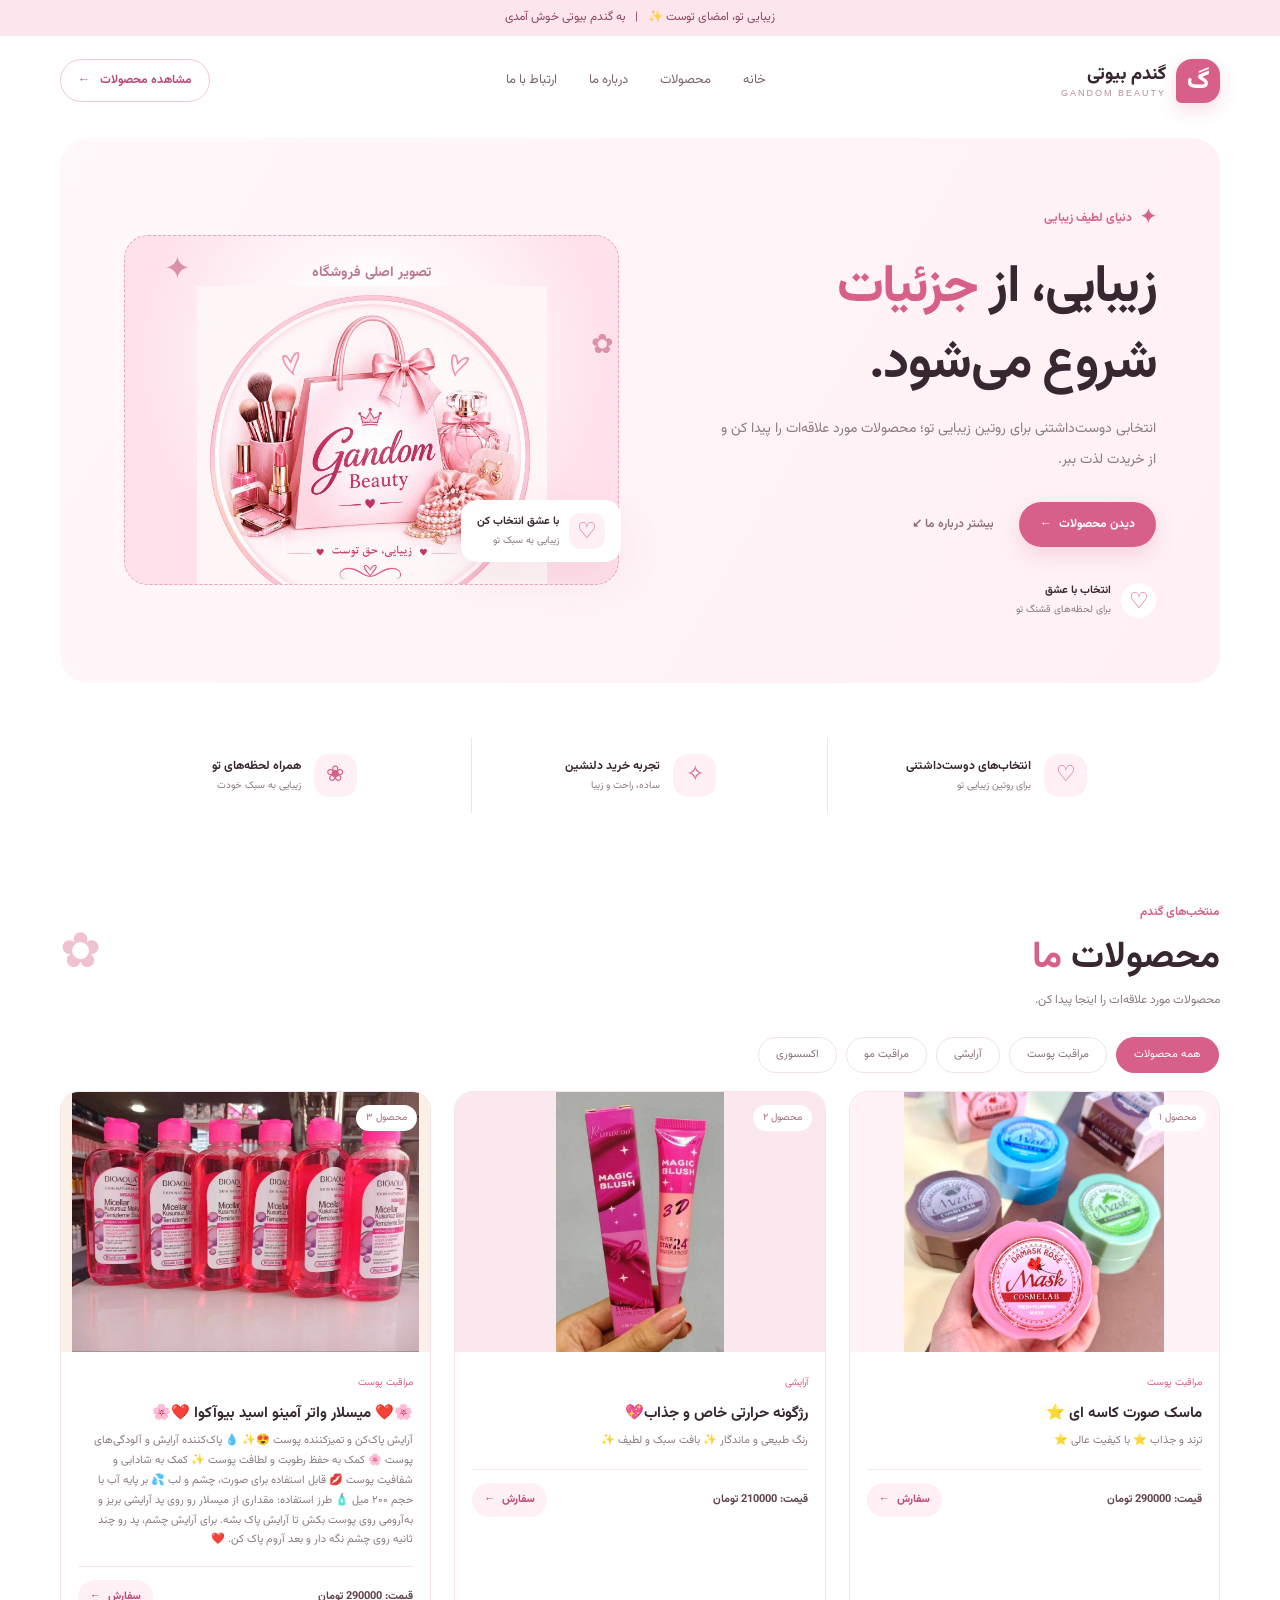
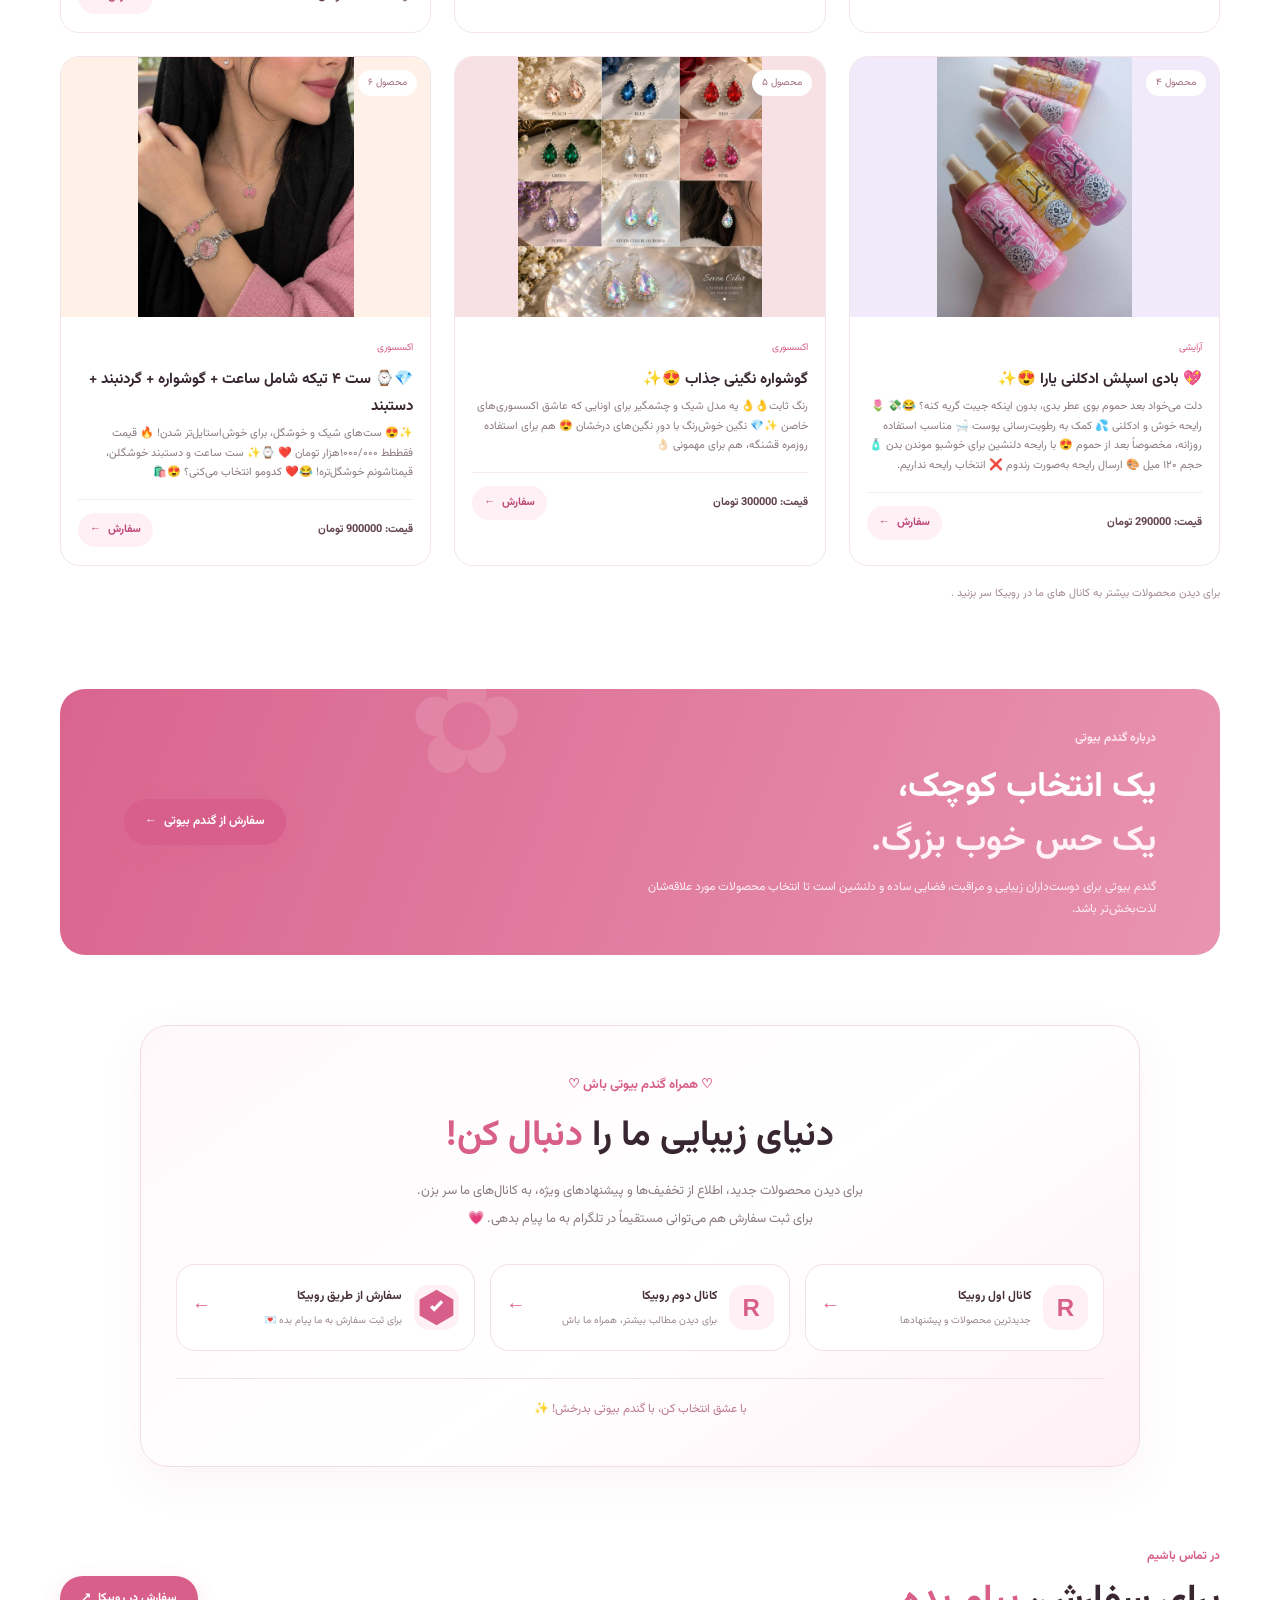
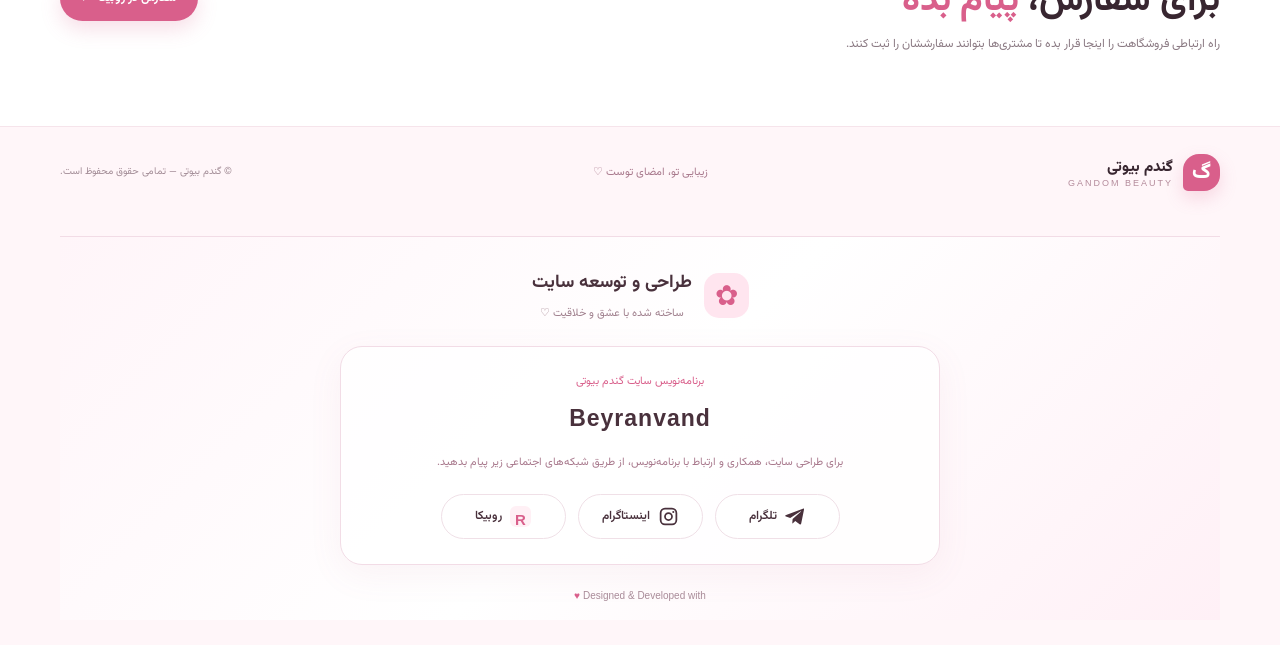
<file: index.html>
<!DOCTYPE html>
<html lang="fa" dir="rtl">
<head>
  <meta charset="UTF-8">
  <meta name="viewport" content="width=device-width, initial-scale=1.0">
  <meta name="theme-color" content="#fff5f8">
  <title>گندم بیوتی | فروشگاه آنلاین زیبایی</title>
  <link rel="stylesheet" href="css/style.css">
  <link rel="preconnect" href="https://fonts.googleapis.com">
  <link rel="preconnect" href="https://fonts.gstatic.com" crossorigin>
  <link href="https://fonts.googleapis.com/css2?family=Vazirmatn:wght@300;400;500;600;700;800&display=swap" rel="stylesheet">
  <meta name="google-site-verification" content="h7eAusXgnNmzlJK5mDAQlISOEi-C6bWug2h5nhd8h_M" />
</head>
<body>
  <div class="top-note">زیبایی تو، امضای توست ✨ &nbsp; | &nbsp; به گندم بیوتی خوش آمدی</div>

  <header class="site-header">
    <a class="brand" href="#home" aria-label="گندم بیوتی">
      <span class="brand-mark">گ</span>
      <span><strong>گندم بیوتی</strong><small>GANDOM BEAUTY</small></span>
    </a>
    <nav class="main-nav" aria-label="منوی اصلی">
      <a href="#home">خانه</a>
      <a href="#products">محصولات</a>
      <a href="#about">درباره ما</a>
      <a href="#contact">ارتباط با ما</a>
    </nav>
    <a class="header-button" href="#products">مشاهده محصولات <span>←</span></a>
  </header>

  <main>
    <section class="hero" id="home">
      <div class="hero-copy">
        <span class="eyebrow"><span class="sparkle">✦</span> دنیای لطیف زیبایی</span>
        <h1>زیبایی، از <em>جزئیات</em><br>شروع می‌شود.</h1>
        <p>انتخابی دوست‌داشتنی برای روتین زیبایی تو؛ محصولات مورد علاقه‌ات را پیدا کن و از خریدت لذت ببر.</p>
        <div class="hero-actions">
          <a class="button button-primary" href="#products">دیدن محصولات <span>←</span></a>
          <a class="text-link" href="#about">بیشتر درباره ما <span>↙</span></a>
        </div>
        <div class="hero-trust">
          <span class="trust-icon">♡</span>
          <span><b>انتخاب با عشق</b><small>برای لحظه‌های قشنگ تو</small></span>
        </div>
      </div>
      <div class="hero-art" aria-label="جای تصویر محصولات زیبایی">
        <!-- تصویر اصلی خودت را جایگزین hero-placeholder.jpg کن -->
        <div class="hero-image-placeholder">
          <span class="placeholder-icon">✿</span>
          <strong>تصویر اصلی فروشگاه</strong>
          <img src="logo.jpg">
        </div>
        <div class="floating-card"><span class="floating-heart">♡</span><span><b>با عشق انتخاب کن</b><small>زیبایی به سبک تو</small></span></div>
        <span class="decor decor-one">✦</span><span class="decor decor-two">✿</span>
      </div>
    </section>

    <section class="benefits" aria-label="ویژگی‌های فروشگاه">
      <div class="benefit"><span class="benefit-icon">♡</span><div><b>انتخاب‌های دوست‌داشتنی</b><small>برای روتین زیبایی تو</small></div></div>
      <div class="benefit"><span class="benefit-icon">✧</span><div><b>تجربه خرید دلنشین</b><small>ساده، راحت و زیبا</small></div></div>
      <div class="benefit"><span class="benefit-icon">❀</span><div><b>همراه لحظه‌های تو</b><small>زیبایی به سبک خودت</small></div></div>
    </section>

    <section class="products-section" id="products">
      <div class="section-heading">
        <div><span class="eyebrow">منتخب‌های گندم</span><h2>محصولات <em>ما</em></h2><p>محصولات مورد علاقه‌ات را اینجا پیدا کن.</p></div>
        <span class="heading-flower">✿</span>
      </div>
      <div class="category-pills">
        <a class="pill active" href="#products">همه محصولات</a>
        <a class="pill" href="#products">مراقبت پوست</a>
        <a class="pill" href="#products">آرایشی</a>
        <a class="pill" href="#products">مراقبت مو</a>
        <a class="pill" href="#products">اکسسوری</a>
      </div>

      <div class="product-grid">
        <!-- برای افزودن محصول، یکی از کارت‌ها را کپی کن و متن و تصویرش را تغییر بده. -->
        <article class="product-card">
          <div class="product-image"><span class="image-label">محصول ۱</span><img class="product-photo" src="img/img1.jpg" alt="نام محصول"></div>
          <div class="product-info"><span class="product-category">مراقبت پوست</span><h3>ماسک صورت کاسه ای ⭐️</h3><p class="product-description">

ترند و جذاب ⭐️

با کیفیت عالی ⭐️

</p><div class="product-bottom"><strong class="price">قیمت: 290000 تومان</strong><a class="order-button" href="https://rubika.ir/nggvnkm" target="_blank" rel="noopener">سفارش <span>←</span></a></div></div>
        </article>
        <article class="product-card">
          <div class="product-image image-pink"><span class="image-label">محصول ۲</span><img class="product-photo" src="img/img2.jpg" alt="نام محصول"></div>
          <div class="product-info"><span class="product-category">آرایشی</span><h3>رژگونه حرارتی خاص و جذاب💖</h3><p class="product-description">

رنگ طبیعی و ماندگار ✨

بافت سبک و لطیف ✨
</p><div class="product-bottom"><strong class="price">قیمت: 210000 تومان</strong><a class="order-button" href="https://rubika.ir/nggvnkm" target="_blank" rel="noopener">سفارش <span>←</span></a></div></div>
        </article>
        <article class="product-card">
          <div class="product-image image-cream"><span class="image-label">محصول ۳</span><img class="product-photo" src="img/img3.jpg" alt="نام محصول"></div>
          <div class="product-info"><span class="product-category">مراقبت پوست</span><h3>🌸❤️ میسلار واتر آمینو اسید بیوآکوا ❤️🌸</h3><p class="product-description">

آرایش پاک‌کن و تمیزکننده پوست 😍✨

💧 پاک‌کننده آرایش و آلودگی‌های پوست 🌸 کمک به حفظ رطوبت و لطافت پوست ✨ کمک به شادابی و شفافیت پوست 💋 قابل استفاده برای صورت، چشم و لب 💦 بر پایه آب با حجم ۲۰۰ میل

🧴 طرز استفاده: مقداری از میسلار رو روی پد آرایشی بریز و به‌آرومی روی پوست بکش تا آرایش پاک بشه. برای آرایش چشم، پد رو چند ثانیه روی چشم نگه دار و بعد آروم پاک کن. ❤️



</p><div class="product-bottom"><strong class="price">قیمت: 290000 تومان</strong><a class="order-button" href="https://rubika.ir/nggvnkm" target="_blank" rel="noopener">سفارش <span>←</span></a></div></div>
        </article>
        <article class="product-card">
          <div class="product-image image-lilac"><span class="image-label">محصول ۴</span><img class="product-photo" src="img/img4.jpg" alt="نام محصول"></div>
          <div class="product-info"><span class="product-category">آرایشی</span><h3>💖 بادی اسپلش ادکلنی یارا 😍✨</h3><p class="product-description">


دلت می‌خواد بعد حموم بوی عطر بدی، بدون اینکه جیبت گریه کنه؟ 😂💸

🌷 رایحه خوش و ادکلنی 💦 کمک به رطوبت‌رسانی پوست 🛁 مناسب استفاده روزانه، مخصوصاً بعد از حموم 😍 با رایحه دلنشین برای خوشبو موندن بدن

🧴 حجم ۱۲۰ میل

 

🎨 ارسال رایحه به‌صورت رندوم ❌ انتخاب رایحه نداریم.</p><div class="product-bottom"><strong class="price">قیمت: 290000 تومان</strong><a class="order-button" href="https://rubika.ir/nggvnkm" target="_blank" rel="noopener">سفارش <span>←</span></a></div></div>
        </article>
        <article class="product-card">
          <div class="product-image image-rose"><span class="image-label">محصول ۵</span><img class="product-photo" src="img/img5.jpg" alt="نام محصول"></div>
          <div class="product-info"><span class="product-category">اکسسوری</span><h3>گوشواره نگینی جذاب 😍✨</h3><p class="product-description">

رنگ ثابت👌👌

یه مدل شیک و چشمگیر برای اونایی که عاشق اکسسوری‌های خاصن ✨💎

نگین  خوش‌رنگ با دورِ نگین‌های درخشان 😍
هم برای استفاده روزمره قشنگه، هم برای مهمونی 👌🏻

 </p><div class="product-bottom"><strong class="price">قیمت: 300000 تومان</strong><a class="order-button" href="https://rubika.ir/nggvnkm" target="_blank" rel="noopener">سفارش <span>←</span></a></div></div>
        </article>
        <article class="product-card">
          <div class="product-image image-peach"><span class="image-label">محصول ۶</span><img class="product-photo" src="img/img6.jpg" alt="نام محصول"></div>
          <div class="product-info"><span class="product-category">اکسسوری</span><h3>💎⌚ ست ۴ تیکه شامل ساعت + گوشواره + گردنبند + دستبند</h3><p class="product-description">✨😍 ست‌های شیک و خوشگل، برای خوش‌استایل‌تر شدن!


🔥 قیمت فقططط ۱۰۰۰/۰۰۰هزار تومان ❤️

⌚✨ ست ساعت و دستبند


خوشگلن، قیمتاشونم خوشگل‌تره! 😂❤️
کدومو انتخاب می‌کنی؟ 😍🛍️</p><div class="product-bottom"><strong class="price">قیمت: 900000 تومان</strong><a class="order-button" href="https://rubika.ir/nggvnkm" target="_blank" rel="noopener">سفارش <span>←</span></a></div></div>
        </article>
      </div>
      <p class="edit-hint">برای دیدن محصولات بیشتر به کانال های ما در روبیکا سر بزنید .</p>
    </section>

    <section class="about-banner" id="about">
      <div class="about-flower">✿</div>
      <div><span class="eyebrow">درباره گندم بیوتی</span><h2>یک انتخاب کوچک،<br><em>یک حس خوب بزرگ.</em></h2><p>گندم بیوتی برای دوست‌داران زیبایی و مراقبت، فضایی ساده و دلنشین است تا انتخاب محصولات مورد علاقه‌شان لذت‌بخش‌تر باشد.</p></div>
<a class="button button-primary"
   href="https://rubika.ir/nggvnkm"
   target="_blank"
   rel="noopener">
   سفارش از گندم بیوتی <span>←</span>
</a>    </section>
<!-- بخش شبکه‌های اجتماعی گندم بیوتی -->
<section class="social-section" id="social">

    <div class="social-heading">
        <span class="social-subtitle">♡ همراه گندم بیوتی باش ♡</span>

        <h2>
            دنیای زیبایی ما را
            <span>دنبال کن!</span>
        </h2>

        <p>
            برای دیدن محصولات جدید، اطلاع از تخفیف‌ها و پیشنهادهای ویژه،
            به کانال‌های ما سر بزن.
            <br>
            برای ثبت سفارش هم می‌توانی مستقیماً در تلگرام به ما پیام بدهی. 💗
        </p>
    </div>

    <div class="social-cards">

        <!-- کانال اول روبیکا -->
        <a class="social-card rubika-card"
           href="https://rubika.ir/joing/BBFIBIHCC0MKMSXRHUKWVLTIOWILDUPX"
           target="_blank"
           rel="noopener">

            <span class="social-icon rubika-icon">R</span>

            <span class="social-text">
                <strong>کانال اول روبیکا</strong>
                <small>جدیدترین محصولات و پیشنهادها</small>
            </span>

            <span class="social-arrow">←</span>
        </a>

        <!-- کانال دوم روبیکا -->
        <a class="social-card rubika-card"
           href="https://rubika.ir/zivaralat89"
           target="_blank"
           rel="noopener">

            <span class="social-icon rubika-icon">R</span>

            <span class="social-text">
                <strong>کانال دوم روبیکا</strong>
                <small>برای دیدن مطالب بیشتر، همراه ما باش</small>
            </span>

            <span class="social-arrow">←</span>
        </a>

        <!-- سفارش از طریق روبیکا -->
<a class="social-card rubika-card"
   href="https://rubika.ir/nggvnkm"
   target="_blank"
   rel="noopener">

    <span class="social-icon rubika-icon" aria-hidden="true">
        <svg viewBox="0 0 24 24" role="img">
            <path fill="currentColor"
                  d="M12 2.5 21 7.7v8.6L12 21.5 3 16.3V7.7L12 2.5Z"/>
            <path fill="#ffffff"
                  d="m8.5 12 2.3 2.3 4.8-5-1.3-1.2-3.5 3.6-1.1-1.1L8.5 12Z"/>
        </svg>
    </span>

    <span class="social-text">
        <strong>سفارش از طریق روبیکا</strong>
        <small>برای ثبت سفارش به ما پیام بده 💌</small>
    </span>

    <span class="social-arrow">←</span>

</a>

    </div>

    <div class="social-footer">
        با عشق انتخاب کن، با گندم بیوتی بدرخش! ✨
    </div>

</section>
    <section class="contact-section" id="contact">
      <div><span class="eyebrow">در تماس باشیم</span><h2>برای سفارش، <em>پیام بده</em></h2><p>راه ارتباطی فروشگاهت را اینجا قرار بده تا مشتری‌ها بتوانند سفارششان را ثبت کنند.</p></div>
      <div class="contact-actions">
        <!-- شماره و لینک شبکه اجتماعی خودت را جایگزین کن -->
        <a class="button button-primary" href="https://rubika.ir/nggvnkm" target="_blank" rel="noopener">سفارش در روبیکا<span>↗</span></a>
      </div>
    </section>
  </main>

  <footer class="site-footer">
    <a class="brand footer-brand" href="#home"><span class="brand-mark">گ</span><span><strong>گندم بیوتی</strong><small>GANDOM BEAUTY</small></span></a>
    <p>زیبایی تو، امضای توست ♡</p>
    <span class="copyright">© گندم بیوتی — تمامی حقوق محفوظ است.</span>
    <!-- بخش طراح و برنامه نویس سایت -->
<div class="developer-section">

    <div class="developer-title">
        <span class="developer-flower">✿</span>

        <div>
            <h3>طراحی و توسعه سایت</h3>
            <p>ساخته شده با عشق و خلاقیت ♡</p>
        </div>
    </div>

    <div class="developer-info">
        <span class="developer-label">برنامه‌نویس سایت گندم بیوتی</span>

        <strong class="developer-name">Beyranvand</strong>

        <p class="developer-description">
            برای طراحی سایت، همکاری و ارتباط با برنامه‌نویس،
            از طریق شبکه‌های اجتماعی زیر پیام بدهید.
        </p>

        <div class="developer-socials">

            <!-- تلگرام -->
            <a href="https://t.me/Beyranvand86"
               class="developer-social telegram-social"
               target="_blank"
               rel="noopener">

                <svg viewBox="0 0 24 24" aria-hidden="true">
                    <path fill="currentColor"
                    d="M21.7 4.4 18.5 20c-.2 1.1-.9 1.4-1.8.9l-5-3.7-2.4 2.3c-.3.3-.5.5-1 .5l.4-5.1 9.3-8.4c.4-.4-.1-.6-.6-.2L6 13.6 1.1 12c-1.1-.3-1.1-1.1.2-1.6L20.4 3c.9-.3 1.6.2 1.3 1.4Z"/>
                </svg>

                <span>تلگرام</span>
            </a>

            <!-- اینستاگرام -->
            <a href="https://www.instagram.com/Beyranvand_86.19/"
               class="developer-social instagram-social"
               target="_blank"
               rel="noopener">

                <svg viewBox="0 0 24 24" aria-hidden="true">
                    <rect x="3" y="3" width="18" height="18" rx="5"
                          fill="none" stroke="currentColor" stroke-width="2"/>
                    <circle cx="12" cy="12" r="4"
                            fill="none" stroke="currentColor" stroke-width="2"/>
                    <circle cx="17.5" cy="6.8" r="1.2" fill="currentColor"/>
                </svg>

                <span>اینستاگرام</span>
            </a>

            <!-- روبیکا -->
            <a href="https://rubika.ir/Beyranvand_86"
               class="developer-social rubika-social"
               target="_blank"
               rel="noopener">

                <span class="rubika-letter">R</span>

                <span>روبیکا</span>
            </a>

        </div>
    </div>

    <div class="developer-credit">
        Designed & Developed with <span>♥</span>
    </div>

</div>
  </footer>
</body>
</html>
</file>
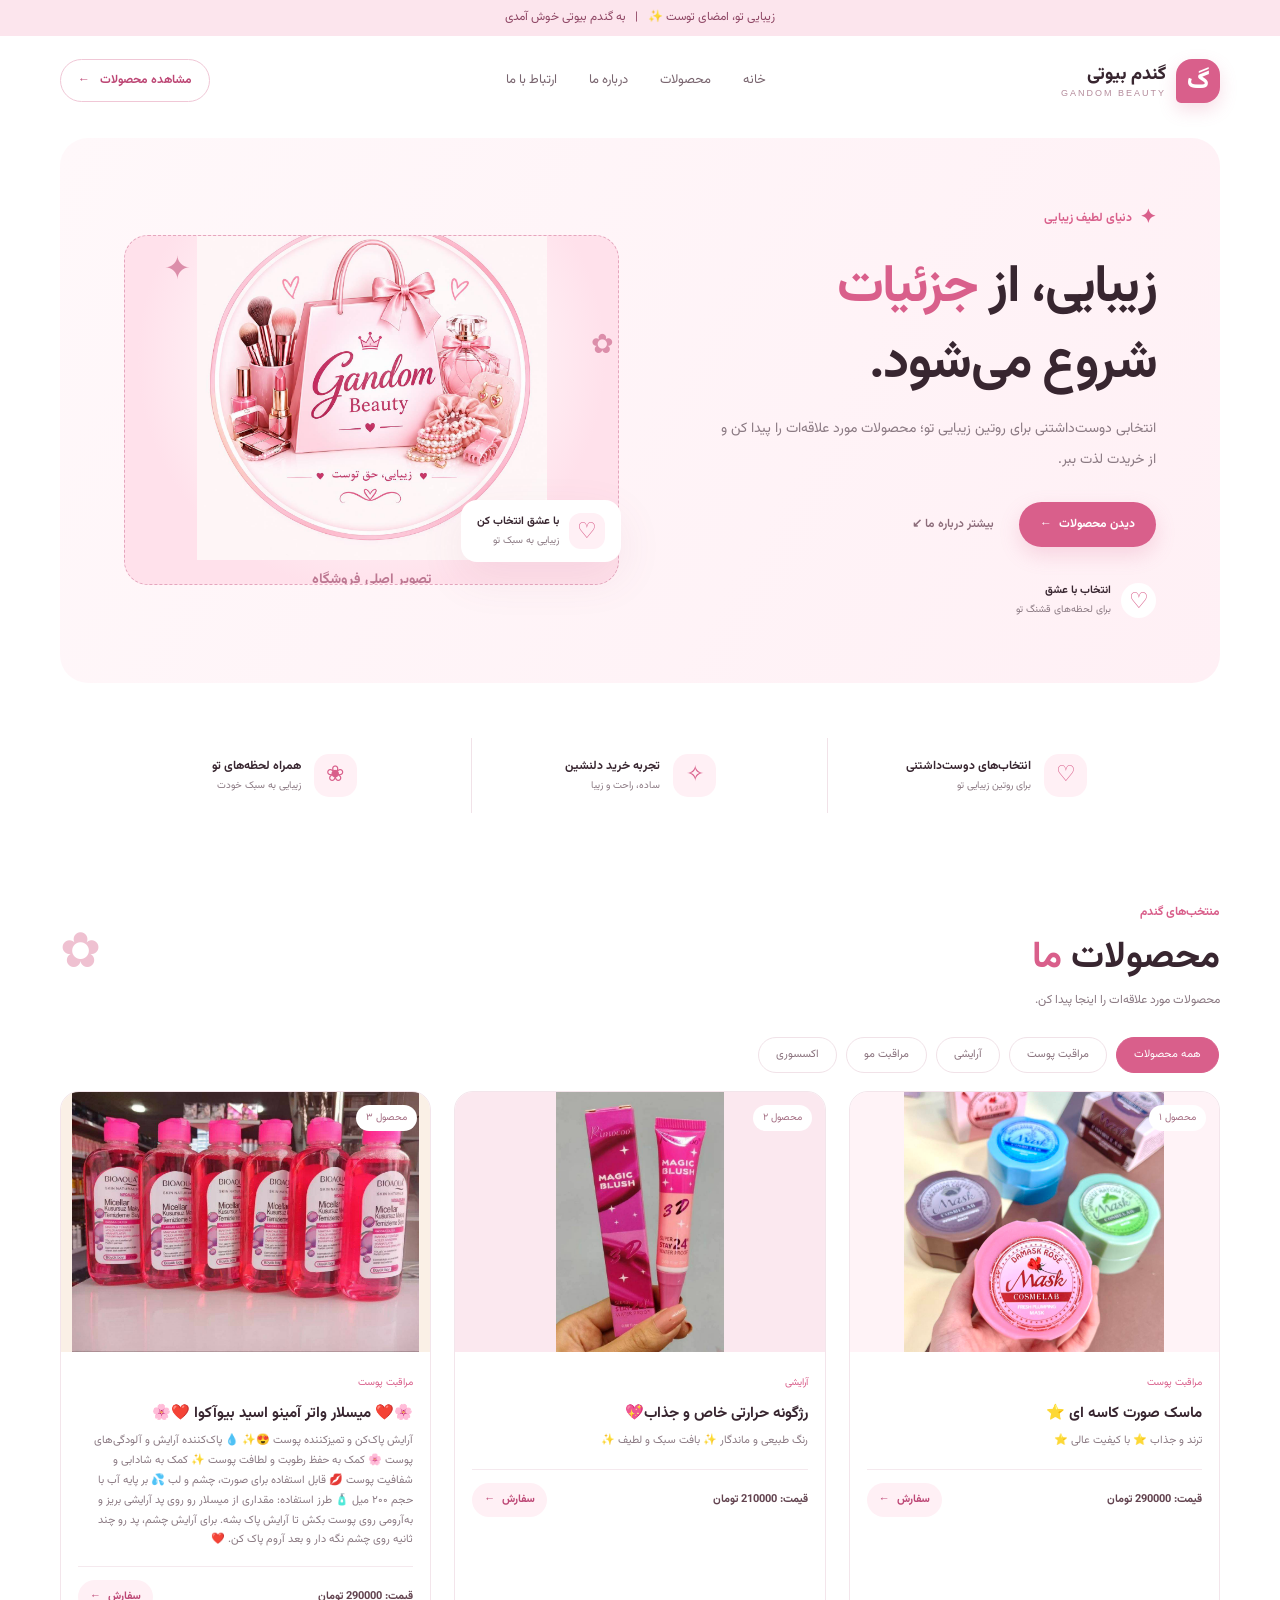
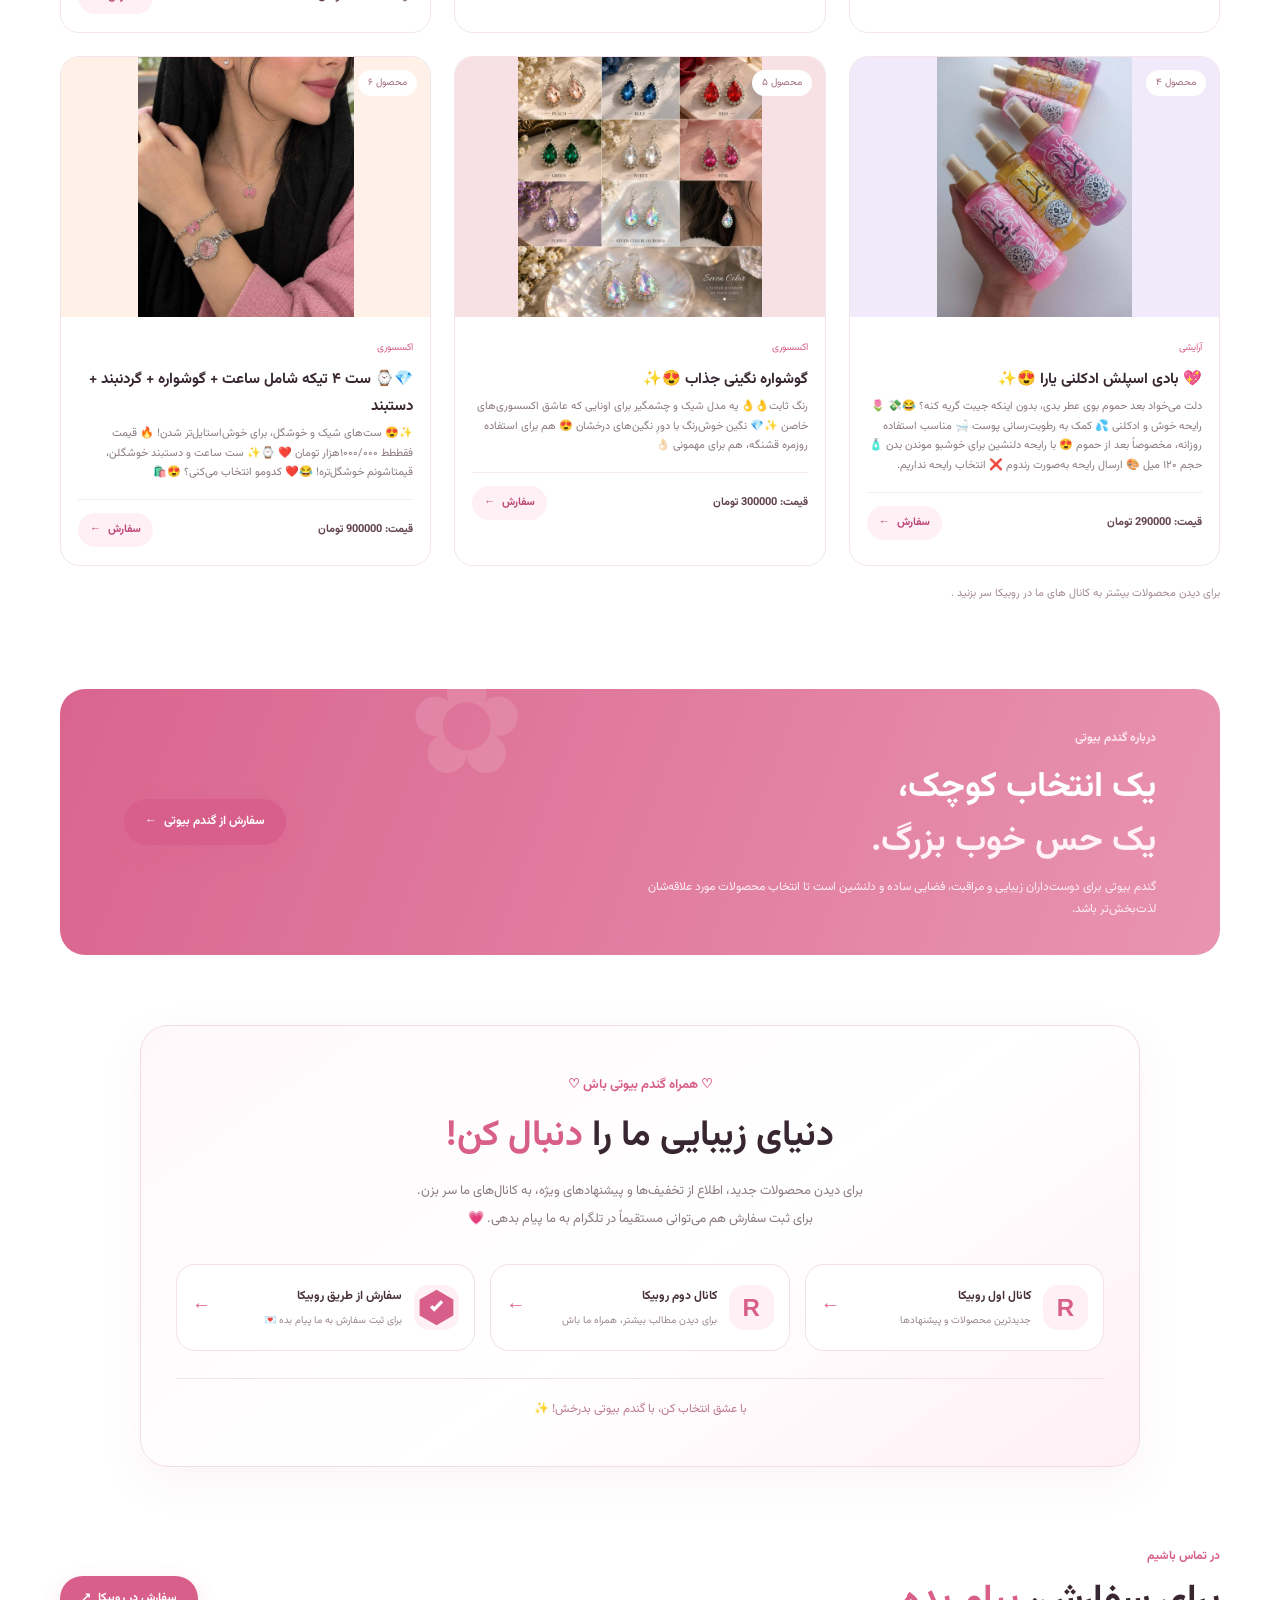
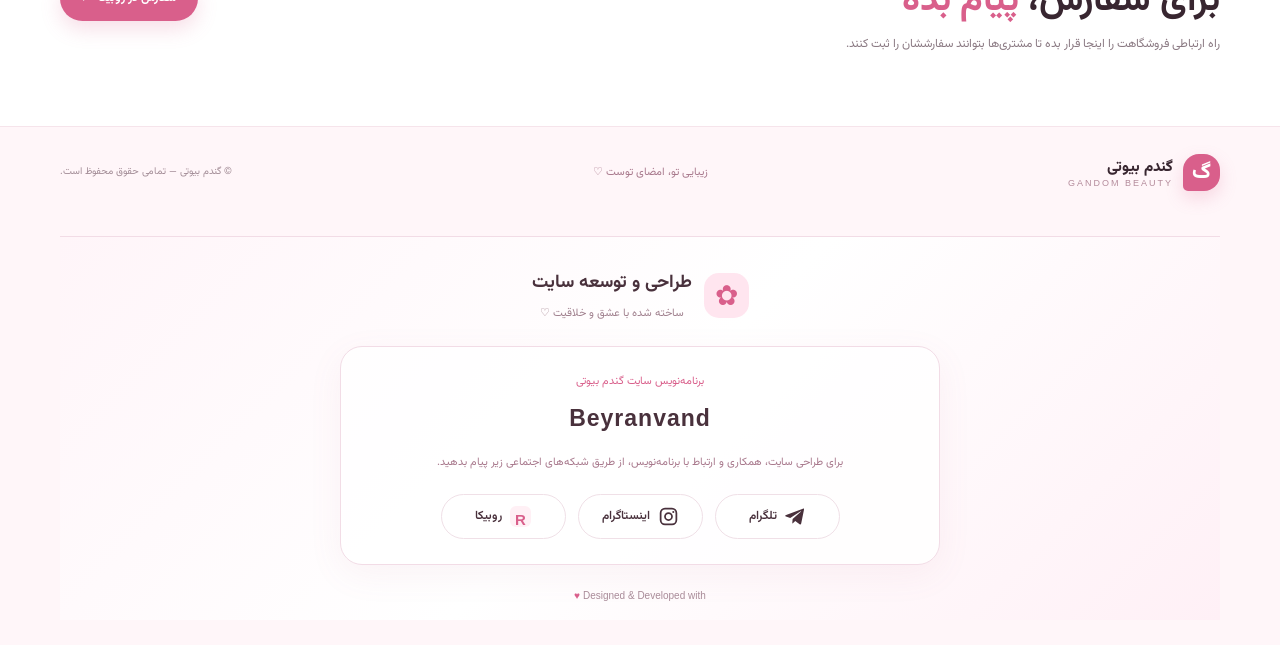
<file: img/index.html>
<!DOCTYPE html>
<html lang="fa" dir="rtl">
<head>
  <meta charset="UTF-8">
  <meta name="viewport" content="width=device-width, initial-scale=1.0">
  <meta name="theme-color" content="#fff5f8">
  <title>گندم بیوتی | فروشگاه آنلاین زیبایی</title>
  <link rel="stylesheet" href="css/style.css">
  <link rel="preconnect" href="https://fonts.googleapis.com">
  <link rel="preconnect" href="https://fonts.gstatic.com" crossorigin>
  <link href="https://fonts.googleapis.com/css2?family=Vazirmatn:wght@300;400;500;600;700;800&display=swap" rel="stylesheet">
</head>
<body>
  <div class="top-note">زیبایی تو، امضای توست ✨ &nbsp; | &nbsp; به گندم بیوتی خوش آمدی</div>

  <header class="site-header">
    <a class="brand" href="#home" aria-label="گندم بیوتی">
      <span class="brand-mark">گ</span>
      <span><strong>گندم بیوتی</strong><small>GANDOM BEAUTY</small></span>
    </a>
    <nav class="main-nav" aria-label="منوی اصلی">
      <a href="#home">خانه</a>
      <a href="#products">محصولات</a>
      <a href="#about">درباره ما</a>
      <a href="#contact">ارتباط با ما</a>
    </nav>
    <a class="header-button" href="#products">مشاهده محصولات <span>←</span></a>
  </header>

  <main>
    <section class="hero" id="home">
      <div class="hero-copy">
        <span class="eyebrow"><span class="sparkle">✦</span> دنیای لطیف زیبایی</span>
        <h1>زیبایی، از <em>جزئیات</em><br>شروع می‌شود.</h1>
        <p>انتخابی دوست‌داشتنی برای روتین زیبایی تو؛ محصولات مورد علاقه‌ات را پیدا کن و از خریدت لذت ببر.</p>
        <div class="hero-actions">
          <a class="button button-primary" href="#products">دیدن محصولات <span>←</span></a>
          <a class="text-link" href="#about">بیشتر درباره ما <span>↙</span></a>
        </div>
        <div class="hero-trust">
          <span class="trust-icon">♡</span>
          <span><b>انتخاب با عشق</b><small>برای لحظه‌های قشنگ تو</small></span>
        </div>
      </div>
      <div class="hero-art" aria-label="جای تصویر محصولات زیبایی">
        <!-- تصویر اصلی خودت را جایگزین hero-placeholder.jpg کن -->
        <div class="hero-image-placeholder">
          <img src="img/logo.jpg" alt="">
          <strong>تصویر اصلی فروشگاه</strong>
          <small>عکس محصولات یا تصویر دلخواهت را اینجا قرار بده</small>
        </div>
        <div class="floating-card"><span class="floating-heart">♡</span><span><b>با عشق انتخاب کن</b><small>زیبایی به سبک تو</small></span></div>
        <span class="decor decor-one">✦</span><span class="decor decor-two">✿</span>
      </div>
    </section>

    <section class="benefits" aria-label="ویژگی‌های فروشگاه">
      <div class="benefit"><span class="benefit-icon">♡</span><div><b>انتخاب‌های دوست‌داشتنی</b><small>برای روتین زیبایی تو</small></div></div>
      <div class="benefit"><span class="benefit-icon">✧</span><div><b>تجربه خرید دلنشین</b><small>ساده، راحت و زیبا</small></div></div>
      <div class="benefit"><span class="benefit-icon">❀</span><div><b>همراه لحظه‌های تو</b><small>زیبایی به سبک خودت</small></div></div>
    </section>

    <section class="products-section" id="products">
      <div class="section-heading">
        <div><span class="eyebrow">منتخب‌های گندم</span><h2>محصولات <em>ما</em></h2><p>محصولات مورد علاقه‌ات را اینجا پیدا کن.</p></div>
        <span class="heading-flower">✿</span>
      </div>
      <div class="category-pills">
        <a class="pill active" href="#products">همه محصولات</a>
        <a class="pill" href="#products">مراقبت پوست</a>
        <a class="pill" href="#products">آرایشی</a>
        <a class="pill" href="#products">مراقبت مو</a>
        <a class="pill" href="#products">اکسسوری</a>
      </div>

      <div class="product-grid">
        <!-- برای افزودن محصول، یکی از کارت‌ها را کپی کن و متن و تصویرش را تغییر بده. -->
        <article class="product-card">
          <div class="product-image"><span class="image-label">محصول ۱</span><img class="product-photo" src="img/img1.jpg" alt="نام محصول"></div>
          <div class="product-info"><span class="product-category">مراقبت پوست</span><h3>ماسک صورت کاسه ای ⭐️</h3><p class="product-description">

ترند و جذاب ⭐️

با کیفیت عالی ⭐️

</p><div class="product-bottom"><strong class="price">قیمت: 290000 تومان</strong><a class="order-button" href="https://rubika.ir/nggvnkm" target="_blank" rel="noopener">سفارش <span>←</span></a></div></div>
        </article>
        <article class="product-card">
          <div class="product-image image-pink"><span class="image-label">محصول ۲</span><img class="product-photo" src="img/img2.jpg" alt="نام محصول"></div>
          <div class="product-info"><span class="product-category">آرایشی</span><h3>رژگونه حرارتی خاص و جذاب💖</h3><p class="product-description">

رنگ طبیعی و ماندگار ✨

بافت سبک و لطیف ✨
</p><div class="product-bottom"><strong class="price">قیمت: 210000 تومان</strong><a class="order-button" href="https://rubika.ir/nggvnkm" target="_blank" rel="noopener">سفارش <span>←</span></a></div></div>
        </article>
        <article class="product-card">
          <div class="product-image image-cream"><span class="image-label">محصول ۳</span><img class="product-photo" src="img/img3.jpg" alt="نام محصول"></div>
          <div class="product-info"><span class="product-category">مراقبت پوست</span><h3>🌸❤️ میسلار واتر آمینو اسید بیوآکوا ❤️🌸</h3><p class="product-description">

آرایش پاک‌کن و تمیزکننده پوست 😍✨

💧 پاک‌کننده آرایش و آلودگی‌های پوست 🌸 کمک به حفظ رطوبت و لطافت پوست ✨ کمک به شادابی و شفافیت پوست 💋 قابل استفاده برای صورت، چشم و لب 💦 بر پایه آب با حجم ۲۰۰ میل

🧴 طرز استفاده: مقداری از میسلار رو روی پد آرایشی بریز و به‌آرومی روی پوست بکش تا آرایش پاک بشه. برای آرایش چشم، پد رو چند ثانیه روی چشم نگه دار و بعد آروم پاک کن. ❤️



</p><div class="product-bottom"><strong class="price">قیمت: 290000 تومان</strong><a class="order-button" href="https://rubika.ir/nggvnkm" target="_blank" rel="noopener">سفارش <span>←</span></a></div></div>
        </article>
        <article class="product-card">
          <div class="product-image image-lilac"><span class="image-label">محصول ۴</span><img class="product-photo" src="img/img4.jpg" alt="نام محصول"></div>
          <div class="product-info"><span class="product-category">آرایشی</span><h3>💖 بادی اسپلش ادکلنی یارا 😍✨</h3><p class="product-description">


دلت می‌خواد بعد حموم بوی عطر بدی، بدون اینکه جیبت گریه کنه؟ 😂💸

🌷 رایحه خوش و ادکلنی 💦 کمک به رطوبت‌رسانی پوست 🛁 مناسب استفاده روزانه، مخصوصاً بعد از حموم 😍 با رایحه دلنشین برای خوشبو موندن بدن

🧴 حجم ۱۲۰ میل

 

🎨 ارسال رایحه به‌صورت رندوم ❌ انتخاب رایحه نداریم.</p><div class="product-bottom"><strong class="price">قیمت: 290000 تومان</strong><a class="order-button" href="https://rubika.ir/nggvnkm" target="_blank" rel="noopener">سفارش <span>←</span></a></div></div>
        </article>
        <article class="product-card">
          <div class="product-image image-rose"><span class="image-label">محصول ۵</span><img class="product-photo" src="img/img5.jpg" alt="نام محصول"></div>
          <div class="product-info"><span class="product-category">اکسسوری</span><h3>گوشواره نگینی جذاب 😍✨</h3><p class="product-description">

رنگ ثابت👌👌

یه مدل شیک و چشمگیر برای اونایی که عاشق اکسسوری‌های خاصن ✨💎

نگین  خوش‌رنگ با دورِ نگین‌های درخشان 😍
هم برای استفاده روزمره قشنگه، هم برای مهمونی 👌🏻

 </p><div class="product-bottom"><strong class="price">قیمت: 300000 تومان</strong><a class="order-button" href="https://rubika.ir/nggvnkm" target="_blank" rel="noopener">سفارش <span>←</span></a></div></div>
        </article>
        <article class="product-card">
          <div class="product-image image-peach"><span class="image-label">محصول ۶</span><img class="product-photo" src="img/img6.jpg" alt="نام محصول"></div>
          <div class="product-info"><span class="product-category">اکسسوری</span><h3>💎⌚ ست ۴ تیکه شامل ساعت + گوشواره + گردنبند + دستبند</h3><p class="product-description">✨😍 ست‌های شیک و خوشگل، برای خوش‌استایل‌تر شدن!


🔥 قیمت فقططط ۱۰۰۰/۰۰۰هزار تومان ❤️

⌚✨ ست ساعت و دستبند


خوشگلن، قیمتاشونم خوشگل‌تره! 😂❤️
کدومو انتخاب می‌کنی؟ 😍🛍️</p><div class="product-bottom"><strong class="price">قیمت: 900000 تومان</strong><a class="order-button" href="https://rubika.ir/nggvnkm" target="_blank" rel="noopener">سفارش <span>←</span></a></div></div>
        </article>
      </div>
      <p class="edit-hint">برای دیدن محصولات بیشتر به کانال های ما در روبیکا سر بزنید .</p>
    </section>

    <section class="about-banner" id="about">
      <div class="about-flower">✿</div>
      <div><span class="eyebrow">درباره گندم بیوتی</span><h2>یک انتخاب کوچک،<br><em>یک حس خوب بزرگ.</em></h2><p>گندم بیوتی برای دوست‌داران زیبایی و مراقبت، فضایی ساده و دلنشین است تا انتخاب محصولات مورد علاقه‌شان لذت‌بخش‌تر باشد.</p></div>
<a class="button button-primary"
   href="https://rubika.ir/nggvnkm"
   target="_blank"
   rel="noopener">
   سفارش از گندم بیوتی <span>←</span>
</a>    </section>
<!-- بخش شبکه‌های اجتماعی گندم بیوتی -->
<section class="social-section" id="social">

    <div class="social-heading">
        <span class="social-subtitle">♡ همراه گندم بیوتی باش ♡</span>

        <h2>
            دنیای زیبایی ما را
            <span>دنبال کن!</span>
        </h2>

        <p>
            برای دیدن محصولات جدید، اطلاع از تخفیف‌ها و پیشنهادهای ویژه،
            به کانال‌های ما سر بزن.
            <br>
            برای ثبت سفارش هم می‌توانی مستقیماً در تلگرام به ما پیام بدهی. 💗
        </p>
    </div>

    <div class="social-cards">

        <!-- کانال اول روبیکا -->
        <a class="social-card rubika-card"
           href="https://rubika.ir/joing/BBFIBIHCC0MKMSXRHUKWVLTIOWILDUPX"
           target="_blank"
           rel="noopener">

            <span class="social-icon rubika-icon">R</span>

            <span class="social-text">
                <strong>کانال اول روبیکا</strong>
                <small>جدیدترین محصولات و پیشنهادها</small>
            </span>

            <span class="social-arrow">←</span>
        </a>

        <!-- کانال دوم روبیکا -->
        <a class="social-card rubika-card"
           href="https://rubika.ir/zivaralat89"
           target="_blank"
           rel="noopener">

            <span class="social-icon rubika-icon">R</span>

            <span class="social-text">
                <strong>کانال دوم روبیکا</strong>
                <small>برای دیدن مطالب بیشتر، همراه ما باش</small>
            </span>

            <span class="social-arrow">←</span>
        </a>

        <!-- سفارش از طریق روبیکا -->
<a class="social-card rubika-card"
   href="https://rubika.ir/nggvnkm"
   target="_blank"
   rel="noopener">

    <span class="social-icon rubika-icon" aria-hidden="true">
        <svg viewBox="0 0 24 24" role="img">
            <path fill="currentColor"
                  d="M12 2.5 21 7.7v8.6L12 21.5 3 16.3V7.7L12 2.5Z"/>
            <path fill="#ffffff"
                  d="m8.5 12 2.3 2.3 4.8-5-1.3-1.2-3.5 3.6-1.1-1.1L8.5 12Z"/>
        </svg>
    </span>

    <span class="social-text">
        <strong>سفارش از طریق روبیکا</strong>
        <small>برای ثبت سفارش به ما پیام بده 💌</small>
    </span>

    <span class="social-arrow">←</span>

</a>

    </div>

    <div class="social-footer">
        با عشق انتخاب کن، با گندم بیوتی بدرخش! ✨
    </div>

</section>
    <section class="contact-section" id="contact">
      <div><span class="eyebrow">در تماس باشیم</span><h2>برای سفارش، <em>پیام بده</em></h2><p>راه ارتباطی فروشگاهت را اینجا قرار بده تا مشتری‌ها بتوانند سفارششان را ثبت کنند.</p></div>
      <div class="contact-actions">
        <!-- شماره و لینک شبکه اجتماعی خودت را جایگزین کن -->
        <a class="button button-primary" href="https://rubika.ir/nggvnkm" target="_blank" rel="noopener">سفارش در روبیکا<span>↗</span></a>
      </div>
    </section>
  </main>

  <footer class="site-footer">
    <a class="brand footer-brand" href="#home"><span class="brand-mark">گ</span><span><strong>گندم بیوتی</strong><small>GANDOM BEAUTY</small></span></a>
    <p>زیبایی تو، امضای توست ♡</p>
    <span class="copyright">© گندم بیوتی — تمامی حقوق محفوظ است.</span>
    <!-- بخش طراح و برنامه نویس سایت -->
<div class="developer-section">

    <div class="developer-title">
        <span class="developer-flower">✿</span>

        <div>
            <h3>طراحی و توسعه سایت</h3>
            <p>ساخته شده با عشق و خلاقیت ♡</p>
        </div>
    </div>

    <div class="developer-info">
        <span class="developer-label">برنامه‌نویس سایت گندم بیوتی</span>

        <strong class="developer-name">Beyranvand</strong>

        <p class="developer-description">
            برای طراحی سایت، همکاری و ارتباط با برنامه‌نویس،
            از طریق شبکه‌های اجتماعی زیر پیام بدهید.
        </p>

        <div class="developer-socials">

            <!-- تلگرام -->
            <a href="https://t.me/Beyranvand86"
               class="developer-social telegram-social"
               target="_blank"
               rel="noopener">

                <svg viewBox="0 0 24 24" aria-hidden="true">
                    <path fill="currentColor"
                    d="M21.7 4.4 18.5 20c-.2 1.1-.9 1.4-1.8.9l-5-3.7-2.4 2.3c-.3.3-.5.5-1 .5l.4-5.1 9.3-8.4c.4-.4-.1-.6-.6-.2L6 13.6 1.1 12c-1.1-.3-1.1-1.1.2-1.6L20.4 3c.9-.3 1.6.2 1.3 1.4Z"/>
                </svg>

                <span>تلگرام</span>
            </a>

            <!-- اینستاگرام -->
            <a href="https://www.instagram.com/Beyranvand_86.19/"
               class="developer-social instagram-social"
               target="_blank"
               rel="noopener">

                <svg viewBox="0 0 24 24" aria-hidden="true">
                    <rect x="3" y="3" width="18" height="18" rx="5"
                          fill="none" stroke="currentColor" stroke-width="2"/>
                    <circle cx="12" cy="12" r="4"
                            fill="none" stroke="currentColor" stroke-width="2"/>
                    <circle cx="17.5" cy="6.8" r="1.2" fill="currentColor"/>
                </svg>

                <span>اینستاگرام</span>
            </a>

            <!-- روبیکا -->
            <a href="https://rubika.ir/Beyranvand_86"
               class="developer-social rubika-social"
               target="_blank"
               rel="noopener">

                <span class="rubika-letter">R</span>

                <span>روبیکا</span>
            </a>

        </div>
    </div>

    <div class="developer-credit">
        Designed & Developed with <span>♥</span>
    </div>

</div>
  </footer>
</body>
</html>
</file>
<file: css/style.css>
@charset "UTF-8";
:root {
  --pink: #d95f8b;
  --pink-dark: #bd4775;
  --pink-soft: #fff0f5;
  --pink-pale: #fff8fa;
  --rose: #f4c9d8;
  --ink: #382630;
  --muted: #8b7a83;
  --line: #f1e2e8;
  --white: #fff;
  --shadow: 0 16px 45px rgba(151, 76, 107, .09);
}
* { box-sizing: border-box; }
html { scroll-behavior: smooth; scroll-padding-top: 24px; }
body { margin: 0; font-family: "Vazirmatn", Tahoma, sans-serif; color: var(--ink); background: #fff; line-height: 1.8; }
a { color: inherit; text-decoration: none; }
.top-note { text-align: center; padding: 7px 16px; background: #fce5ed; color: #8e4664; font-size: 12px; letter-spacing: .1px; }
.site-header { width: min(1160px, calc(100% - 48px)); margin: auto; min-height: 90px; display: flex; align-items: center; justify-content: space-between; gap: 28px; }
.brand { display: inline-flex; align-items: center; gap: 10px; flex-shrink: 0; }
.brand-mark { display: grid; place-items: center; width: 44px; height: 44px; border-radius: 16px 16px 16px 5px; background: var(--pink); color: white; font-size: 25px; font-weight: 800; box-shadow: 0 7px 17px #d95f8b35; }
.brand strong { display: block; font-size: 18px; font-weight: 800; line-height: 1.4; }
.brand small { display: block; color: #b48b9b; font: 9px Arial, sans-serif; letter-spacing: 2px; }
.main-nav { display: flex; align-items: center; gap: clamp(15px, 2.5vw, 34px); font-size: 13px; color: #79656f; }
.main-nav a { transition: color .2s; }
.main-nav a:hover, .text-link:hover { color: var(--pink); }
.header-button { font-size: 12px; font-weight: 700; color: var(--pink-dark); border: 1px solid #f0c7d6; padding: 10px 17px; border-radius: 30px; white-space: nowrap; }
.header-button span, .button span, .order-button span { margin-right: 7px; }
.hero { width: min(1160px, calc(100% - 48px)); margin: 12px auto 55px; padding: clamp(28px, 5vw, 66px); min-height: 450px; border-radius: 28px; background: linear-gradient(120deg, #fff8fa 0%, #fff0f5 100%); display: grid; grid-template-columns: 1fr 1fr; align-items: center; gap: 42px; overflow: hidden; }
.eyebrow { color: var(--pink); font-size: 12px; font-weight: 700; display: inline-flex; align-items: center; gap: 8px; }
.sparkle { font-size: 19px; }
.hero h1 { font-size: clamp(32px, 4.1vw, 54px); line-height: 1.45; margin: 14px 0 12px; letter-spacing: -1.5px; }
h1 em, h2 em { color: var(--pink); font-style: normal; }
.hero-copy > p { color: var(--muted); max-width: 440px; font-size: 14px; line-height: 2.2; margin: 0; }
.hero-actions { display: flex; align-items: center; gap: 25px; flex-wrap: wrap; margin-top: 26px; }
.button { display: inline-flex; align-items: center; justify-content: center; padding: 12px 21px; border-radius: 28px; font-size: 12px; font-weight: 700; transition: transform .2s, box-shadow .2s; }
.button:hover, .order-button:hover { transform: translateY(-2px); }
.button-primary { background: var(--pink); color: white; box-shadow: 0 8px 20px #d95f8b35; }
.button-primary:hover { background: var(--pink-dark); }
.text-link { font-size: 12px; font-weight: 600; color: #8c6c7a; }
.hero-trust { display: flex; align-items: center; gap: 10px; margin-top: 34px; }
.trust-icon { width: 35px; height: 35px; display: grid; place-items: center; background: white; color: var(--pink); border-radius: 50%; font-size: 22px; }
.hero-trust b, .hero-trust small { display: block; }
.hero-trust b { font-size: 11px; }
.hero-trust small { font-size: 10px; color: var(--muted); }
.hero-art { min-height: 330px; position: relative; display: grid; place-items: center; }
.hero-image-placeholder { width: min(100%, 390px); height: 340px; border-radius: 48% 48% 26px 26px; border: 1px dashed #e5a6bd; background: radial-gradient(circle at 50% 35%, #fff 0 20%, #ffe1eb 70%); display: flex; flex-direction: column; align-items: center; justify-content: center; color: #bd7892; text-align: center; padding: 20px; }
.placeholder-icon { font-size: 57px; line-height: 1.2; color: #d9789c; }
.hero-image-placeholder strong { margin-top: 8px; font-size: 14px; }
.hero-image-placeholder small { font-size: 10px; max-width: 220px; }
.floating-card { position: absolute; bottom: 23px; right: -2px; display: flex; gap: 10px; align-items: center; padding: 12px 16px; border-radius: 16px; background: #fff; box-shadow: var(--shadow); }
.floating-heart { display: grid; place-items: center; background: var(--pink-soft); color: var(--pink); width: 36px; height: 36px; border-radius: 12px; font-size: 22px; }
.floating-card b, .floating-card small { display: block; }
.floating-card b { font-size: 11px; }
.floating-card small { font-size: 10px; color: var(--muted); }
.decor { position: absolute; color: #dc8eaa; }
.decor-one { top: 8px; left: 8%; font-size: 32px; }
.decor-two { top: 25%; right: 1%; font-size: 27px; }
.benefits { width: min(1050px, calc(100% - 48px)); margin: 0 auto 85px; display: grid; grid-template-columns: repeat(3, 1fr); gap: 18px; }
.benefit { display: flex; align-items: center; justify-content: center; gap: 13px; padding: 16px 10px; border-left: 1px solid var(--line); }
.benefit:last-child { border-left: 0; }
.benefit-icon { display: grid; place-items: center; flex: 0 0 43px; height: 43px; border-radius: 15px; background: var(--pink-soft); color: var(--pink); font-size: 22px; }
.benefit b, .benefit small { display: block; }
.benefit b { font-size: 12px; }
.benefit small { font-size: 10px; color: var(--muted); }
.products-section { width: min(1160px, calc(100% - 48px)); margin: 0 auto 85px; }
.section-heading { display: flex; align-items: center; justify-content: space-between; margin-bottom: 20px; }
.section-heading h2, .contact-section h2 { font-size: clamp(27px, 3vw, 37px); line-height: 1.5; margin: 4px 0; }
.section-heading p, .contact-section p { color: var(--muted); font-size: 12px; margin: 0; }
.heading-flower { font-size: 49px; color: #efc1d1; }
.category-pills { display: flex; gap: 9px; overflow-x: auto; padding: 5px 1px 18px; scrollbar-width: thin; }
.pill { flex-shrink: 0; border: 1px solid var(--line); border-radius: 25px; padding: 7px 17px; font-size: 11px; color: #8a737e; background: #fff; }
.pill.active, .pill:hover { background: var(--pink); color: white; border-color: var(--pink); }
.product-grid { display: grid; grid-template-columns: repeat(3, minmax(0, 1fr)); gap: 23px; }
.product-card { border: 1px solid #f3e5eb; border-radius: 19px; overflow: hidden; background: #fff; transition: transform .25s, box-shadow .25s; }
.product-card:hover { transform: translateY(-5px); box-shadow: var(--shadow); }
.product-image { height: 220px; position: relative; display: grid; place-items: center; background: #fff3f7; overflow: hidden; }
.image-pink { background: #fbe8ef; }.image-cream { background: #faf0e6; }.image-lilac { background: #f1eafa; }.image-rose { background: #f8e1e5; }.image-peach { background: #fff0e8; }
.image-label { position: absolute; top: 13px; right: 13px; background: #fff; color: #a46e83; font-size: 10px; border-radius: 20px; padding: 4px 10px; }
.image-placeholder { color: #bd8b9e; border: 1px dashed #dcb1c1; border-radius: 14px; padding: 12px 19px; font-size: 11px; background: #ffffff70; }
.product-info { padding: 16px 17px 18px; }
.product-category { color: var(--pink); font-size: 10px; }
.product-info h3 { font-size: 15px; margin: 4px 0; }
.product-description { color: var(--muted); font-size: 11px; margin: 0 0 16px; min-height: 22px; }
.product-bottom { display: flex; align-items: center; justify-content: space-between; gap: 8px; border-top: 1px solid #f5e9ee; padding-top: 13px; }
.price { font-size: 11px; color: #62434f; }
.order-button { display: inline-flex; align-items: center; padding: 7px 12px; border-radius: 20px; background: var(--pink-soft); color: var(--pink-dark); font-size: 11px; font-weight: 700; transition: transform .2s; white-space: nowrap; }
.edit-hint { color: #a58b96; font-size: 11px; margin-top: 18px; }
.about-banner { width: min(1160px, calc(100% - 48px)); margin: 0 auto 70px; padding: 35px clamp(22px, 5vw, 65px); border-radius: 25px; background: linear-gradient(110deg, #d9658e, #e994b1); color: white; display: flex; align-items: center; justify-content: space-between; gap: 28px; position: relative; overflow: hidden; }
.about-banner .eyebrow { color: #ffe7ef; }
.about-banner h2 { font-size: clamp(24px, 3vw, 35px); line-height: 1.55; margin: 8px 0; }
.about-banner h2 em { color: #fff1f6; }
.about-banner p { max-width: 510px; color: #fff1f6; font-size: 12px; margin: 0; }
.about-flower { font-size: 140px; line-height: 1; color: #ffffff20; position: absolute; left: 30%; top: -20px; pointer-events: none; }
.button-light { background: white; color: var(--pink-dark); white-space: nowrap; z-index: 1; }
.contact-section { width: min(1160px, calc(100% - 48px)); margin: 0 auto 70px; display: flex; align-items: center; justify-content: space-between; gap: 25px; }
.contact-actions { display: flex; gap: 10px; flex-wrap: wrap; }
.button-outline { border: 1px solid #e9c4d2; color: var(--pink-dark); background: white; }
.site-footer { background: #fff6f9; border-top: 1px solid #f6e4eb; padding: 25px max(24px, calc((100% - 1160px) / 2)); display: flex; align-items: center; justify-content: space-between; gap: 18px; flex-wrap: wrap; }
.footer-brand .brand-mark { width: 37px; height: 37px; font-size: 21px; }
.footer-brand strong { font-size: 15px; }
.site-footer p { color: #a8788c; font-size: 11px; }
.copyright { color: #a38d97; font-size: 10px; }

@media (max-width: 850px) {
  .site-header { width: min(100% - 32px, 700px); min-height: 78px; gap: 15px; }
  .main-nav { gap: 14px; }
  .main-nav a { font-size: 11px; }
  .header-button { display: none; }
  .hero { width: calc(100% - 32px); padding: 35px 28px; gap: 20px; }
  .hero-image-placeholder { height: 290px; }
  .product-grid { grid-template-columns: repeat(2, minmax(0, 1fr)); gap: 16px; }
  .product-image { height: 200px; }
  .benefits { width: calc(100% - 32px); gap: 5px; }
  .benefit { justify-content: flex-start; padding: 12px 5px; }
  .benefit-icon { flex-basis: 35px; height: 35px; }
}
@media (max-width: 600px) {
  .top-note { font-size: 10px; }
  .site-header { width: calc(100% - 30px); min-height: 72px; flex-wrap: wrap; padding: 12px 0 9px; }
  .brand-mark { width: 39px; height: 39px; font-size: 22px; }
  .brand strong { font-size: 16px; }
  .main-nav { order: 3; width: 100%; justify-content: space-between; border-top: 1px solid var(--line); padding-top: 9px; gap: 7px; }
  .main-nav a { font-size: 10px; }
  .hero { grid-template-columns: 1fr; width: calc(100% - 24px); margin-top: 8px; padding: 27px 22px 20px; border-radius: 22px; gap: 10px; }
  .hero h1 { font-size: 35px; }
  .hero-copy > p { font-size: 12px; }
  .hero-actions { gap: 17px; margin-top: 20px; }
  .button { padding: 11px 16px; font-size: 11px; }
  .hero-trust { margin-top: 22px; }
  .hero-art { min-height: 260px; }
  .hero-image-placeholder { height: 255px; width: 85%; }
  .floating-card { right: 0; bottom: 8px; padding: 9px 12px; }
  .decor-one { top: 0; left: 3%; }
  .benefits { grid-template-columns: 1fr; margin-bottom: 55px; }
  .benefit { border-left: 0; border-bottom: 1px solid var(--line); padding: 10px 5px; }
  .benefit:last-child { border-bottom: 0; }
  .products-section { width: calc(100% - 28px); margin-bottom: 55px; }
  .section-heading h2 { font-size: 29px; }
  .heading-flower { font-size: 37px; }
  .category-pills { margin-left: -4px; margin-right: -4px; }
  .product-grid { grid-template-columns: repeat(2, minmax(0, 1fr)); gap: 11px; }
  .product-image { height: 150px; }
  .product-info { padding: 12px 10px; }
  .product-info h3 { font-size: 12px; }
  .product-description { font-size: 10px; line-height: 1.8; min-height: 36px; margin-bottom: 10px; }
  .product-bottom { align-items: flex-start; flex-direction: column; gap: 9px; }
  .price { font-size: 10px; }
  .order-button { font-size: 10px; padding: 6px 11px; }
  .image-placeholder { padding: 8px; font-size: 9px; text-align: center; }
  .about-banner { width: calc(100% - 24px); margin-bottom: 50px; padding: 27px 22px; align-items: flex-start; flex-direction: column; gap: 18px; }
  .about-banner h2 { font-size: 27px; }
  .about-banner p { font-size: 11px; }
  .about-flower { left: 4%; top: 5px; font-size: 100px; }
  .contact-section { width: calc(100% - 30px); margin-bottom: 45px; flex-direction: column; align-items: flex-start; }
  .contact-section h2 { font-size: 27px; }
  .contact-actions { width: 100%; }
  .site-footer { padding: 22px 18px; justify-content: center; text-align: center; flex-direction: column; gap: 7px; }
  .site-footer p { margin: 0; }
}
@media (max-width: 360px) {
  .product-grid { grid-template-columns: 1fr; }
  .product-image { height: 210px; }
  .product-bottom { flex-direction: row; align-items: center; }
}
/* ==================================
   بخش شبکه‌های اجتماعی گندم بیوتی
================================== */

.social-section {
    width: min(1000px, calc(100% - 40px));
    margin: 0 auto 75px;
    padding: 45px 35px;
    border: 1px solid #f4dce6;
    border-radius: 28px;
    background: linear-gradient(
        145deg,
        #fff8fb 0%,
        #ffffff 55%,
        #fff0f6 100%
    );
    box-shadow: 0 15px 45px rgba(190, 93, 132, 0.07);
}

.social-heading {
    text-align: center;
    max-width: 650px;
    margin: 0 auto 30px;
}

.social-subtitle {
    display: inline-block;
    color: #d95f8b;
    font-size: 13px;
    font-weight: 700;
    margin-bottom: 8px;
}

.social-heading h2 {
    font-size: clamp(25px, 4vw, 36px);
    line-height: 1.7;
    margin: 0 0 10px;
    color: #382630;
}

.social-heading h2 span {
    color: #d95f8b;
}

.social-heading p {
    color: #8b7a83;
    font-size: 13px;
    line-height: 2.2;
    margin: 0;
}

.social-cards {
    display: grid;
    grid-template-columns: repeat(3, minmax(0, 1fr));
    gap: 15px;
}

.social-card {
    display: flex;
    align-items: center;
    gap: 12px;
    min-width: 0;
    padding: 20px 15px;
    border: 1px solid #f1e1e9;
    border-radius: 19px;
    background: #ffffff;
    transition:
        transform 0.25s ease,
        box-shadow 0.25s ease,
        border-color 0.25s ease;
}

.social-card:hover {
    transform: translateY(-5px);
    box-shadow: 0 12px 28px rgba(190, 93, 132, 0.12);
    border-color: #edbfd1;
}

.social-icon {
    width: 45px;
    height: 45px;
    flex: 0 0 45px;
    display: flex;
    align-items: center;
    justify-content: center;
    border-radius: 15px;
}

.rubika-icon {
    background: #fff0f5;
    color: #d95f8b;
    font-family: Arial, sans-serif;
    font-size: 24px;
    font-weight: 800;
}

.telegram-icon {
    background: #e7f5ff;
    color: #229ed9;
}

.telegram-icon svg {
    display: block;
    width: 25px;
    height: 25px;
}

.social-text {
    flex: 1;
    min-width: 0;
}

.social-text strong {
    display: block;
    color: #49313c;
    font-size: 12px;
    line-height: 1.9;
}

.social-text small {
    display: block;
    color: #998590;
    font-size: 10px;
    line-height: 1.9;
    margin-top: 3px;
}

.social-arrow {
    color: #d95f8b;
    font-size: 19px;
    flex-shrink: 0;
}

.telegram-card .social-arrow {
    color: #229ed9;
}

.social-footer {
    margin-top: 27px;
    padding-top: 20px;
    border-top: 1px solid #f2e3e9;
    text-align: center;
    color: #bd7892;
    font-size: 12px;
}

/* نمایش مناسب در تبلت */
@media (max-width: 850px) {
    .social-cards {
        grid-template-columns: 1fr;
    }

    .social-card {
        padding: 16px 18px;
    }

    .social-text strong {
        font-size: 13px;
    }

    .social-text small {
        font-size: 11px;
    }
}

/* نمایش مناسب در موبایل */
@media (max-width: 600px) {
    .social-section {
        width: calc(100% - 24px);
        padding: 30px 17px;
        margin-bottom: 50px;
        border-radius: 22px;
    }

    .social-heading {
        margin-bottom: 23px;
    }

    .social-heading h2 {
        font-size: 26px;
    }

    .social-heading p {
        font-size: 11px;
    }

    .social-card {
        gap: 10px;
        padding: 14px 12px;
        border-radius: 16px;
    }

    .social-icon {
        width: 40px;
        height: 40px;
        flex-basis: 40px;
        border-radius: 13px;
    }

    .social-text strong {
        font-size: 11px;
    }

    .social-text small {
        font-size: 9px;
    }

    .social-footer {
        font-size: 10px;
    }
}
.product-photo { width: 100%; height: 100%; object-fit: cover; display: block; }
/* اصلاح نمایش تصاویر محصولات گندم بیوتی */

.product-image {
    width: 100%;
    height: 260px;
    overflow: hidden;
    position: relative;
    display: flex;
    align-items: center;
    justify-content: center;
}

.product-image img,
.product-image .product-photo {
    width: 100%;
    height: 100%;
    object-fit: contain;
    object-position: center;
    display: block;
}
/* تنظیم تصاویر در گوشی موبایل */

@media (max-width: 600px) {
    .product-image {
        height: 190px;
    }

    .product-image img,
    .product-image .product-photo {
        width: 100%;
        height: 100%;
        object-fit: contain;
        object-position: center;
    }
}

/* تنظیم تصاویر در لپ‌تاپ و نمایشگر بزرگ */

@media (min-width: 601px) {
    .product-image {
        height: 260px;
    }
}
/* =====================================
   بخش طراح و برنامه نویس گندم بیوتی
===================================== */

.developer-section {
    width: 100%;
    margin-top: 25px;
    padding: 30px 20px 15px;
    background: linear-gradient(
        135deg,
        #fff5f9,
        #ffffff,
        #fff0f6
    );
    border-top: 1px solid #f2dce6;
    text-align: center;
}

.developer-title {
    display: flex;
    justify-content: center;
    align-items: center;
    gap: 12px;
    margin-bottom: 22px;
}

.developer-flower {
    width: 45px;
    height: 45px;
    display: grid;
    place-items: center;
    background: #ffe5ef;
    color: #d95f8b;
    border-radius: 15px;
    font-size: 28px;
}

.developer-title h3 {
    margin: 0;
    color: #49313c;
    font-size: 18px;
}

.developer-title p {
    margin: 4px 0 0;
    color: #a0808e;
    font-size: 11px;
}

.developer-info {
    max-width: 600px;
    margin: 0 auto;
    padding: 25px 20px;
    border: 1px solid #f2dce6;
    border-radius: 22px;
    background: rgba(255, 255, 255, 0.85);
    box-shadow: 0 10px 35px rgba(190, 93, 132, 0.07);
}

.developer-label {
    display: block;
    color: #d95f8b;
    font-size: 11px;
    margin-bottom: 7px;
}

.developer-name {
    display: block;
    color: #49313c;
    font-family: Arial, sans-serif;
    font-size: 23px;
    letter-spacing: 1px;
}

.developer-description {
    max-width: 420px;
    margin: 12px auto 20px;
    color: #8b7a83;
    font-size: 12px;
    line-height: 2;
}

.developer-socials {
    display: flex;
    justify-content: center;
    flex-wrap: wrap;
    gap: 12px;
}

.developer-social {
    display: inline-flex;
    align-items: center;
    justify-content: center;
    gap: 8px;
    min-width: 125px;
    padding: 11px 17px;
    border: 1px solid #f0e0e7;
    border-radius: 30px;
    background: white;
    color: #49313c;
    font-family: inherit;
    font-size: 12px;
    font-weight: 600;
    transition: 0.25s ease;
}

.developer-social:hover {
    transform: translateY(-4px);
    box-shadow: 0 8px 20px rgba(190, 93, 132, 0.12);
}

.developer-social svg {
    width: 21px;
    height: 21px;
    flex-shrink: 0;
}

.telegram-social:hover {
    color: #229ed9;
    border-color: #b9e4fa;
}

.instagram-social:hover {
    color: #d94f87;
    border-color: #f3c5d8;
}

.rubika-social:hover {
    color: #d95f8b;
    border-color: #f3c5d8;
}

.rubika-letter {
    display: inline-grid;
    place-items: center;
    width: 21px;
    height: 21px;
    background: #fff0f5;
    border-radius: 6px;
    color: #d95f8b;
    font-family: Arial, sans-serif;
    font-size: 15px;
    font-weight: 800;
}

.developer-credit {
    margin-top: 22px;
    color: #a98b98;
    font-family: Arial, sans-serif;
    font-size: 10px;
}

.developer-credit span {
    color: #d95f8b;
}

/* نمایش در گوشی موبایل */

@media (max-width: 600px) {
    .developer-section {
        padding: 25px 13px 15px;
    }

    .developer-title h3 {
        font-size: 16px;
    }

    .developer-info {
        padding: 23px 13px;
    }

    .developer-name {
        font-size: 21px;
    }

    .developer-description {
        font-size: 11px;
    }

    .developer-socials {
        gap: 9px;
    }

    .developer-social {
        min-width: 110px;
        padding: 10px 12px;
        font-size: 11px;
    }
}
.hero-image-placeholder {
    width: 100%;
    min-height: 350px;
    overflow: hidden;
    display: flex;
    flex-direction: column;
    align-items: center;
    justify-content: center;
    border-radius: 24px;
}

.hero-image-placeholder img {
    display: block;
    width: 100%;
    height: 350px;
    object-fit: contain;
    object-position: center;
    border-radius: 24px;
}

/* تنظیم تصویر در گوشی */

@media (max-width: 600px) {
    .hero-image-placeholder {
        min-height: 250px;
    }

    .hero-image-placeholder img {
        height: 250px;
    }
}
</file>
<file: img/css/style.css>
@charset "UTF-8";
:root {
  --pink: #d95f8b;
  --pink-dark: #bd4775;
  --pink-soft: #fff0f5;
  --pink-pale: #fff8fa;
  --rose: #f4c9d8;
  --ink: #382630;
  --muted: #8b7a83;
  --line: #f1e2e8;
  --white: #fff;
  --shadow: 0 16px 45px rgba(151, 76, 107, .09);
}
* { box-sizing: border-box; }
html { scroll-behavior: smooth; scroll-padding-top: 24px; }
body { margin: 0; font-family: "Vazirmatn", Tahoma, sans-serif; color: var(--ink); background: #fff; line-height: 1.8; }
a { color: inherit; text-decoration: none; }
.top-note { text-align: center; padding: 7px 16px; background: #fce5ed; color: #8e4664; font-size: 12px; letter-spacing: .1px; }
.site-header { width: min(1160px, calc(100% - 48px)); margin: auto; min-height: 90px; display: flex; align-items: center; justify-content: space-between; gap: 28px; }
.brand { display: inline-flex; align-items: center; gap: 10px; flex-shrink: 0; }
.brand-mark { display: grid; place-items: center; width: 44px; height: 44px; border-radius: 16px 16px 16px 5px; background: var(--pink); color: white; font-size: 25px; font-weight: 800; box-shadow: 0 7px 17px #d95f8b35; }
.brand strong { display: block; font-size: 18px; font-weight: 800; line-height: 1.4; }
.brand small { display: block; color: #b48b9b; font: 9px Arial, sans-serif; letter-spacing: 2px; }
.main-nav { display: flex; align-items: center; gap: clamp(15px, 2.5vw, 34px); font-size: 13px; color: #79656f; }
.main-nav a { transition: color .2s; }
.main-nav a:hover, .text-link:hover { color: var(--pink); }
.header-button { font-size: 12px; font-weight: 700; color: var(--pink-dark); border: 1px solid #f0c7d6; padding: 10px 17px; border-radius: 30px; white-space: nowrap; }
.header-button span, .button span, .order-button span { margin-right: 7px; }
.hero { width: min(1160px, calc(100% - 48px)); margin: 12px auto 55px; padding: clamp(28px, 5vw, 66px); min-height: 450px; border-radius: 28px; background: linear-gradient(120deg, #fff8fa 0%, #fff0f5 100%); display: grid; grid-template-columns: 1fr 1fr; align-items: center; gap: 42px; overflow: hidden; }
.eyebrow { color: var(--pink); font-size: 12px; font-weight: 700; display: inline-flex; align-items: center; gap: 8px; }
.sparkle { font-size: 19px; }
.hero h1 { font-size: clamp(32px, 4.1vw, 54px); line-height: 1.45; margin: 14px 0 12px; letter-spacing: -1.5px; }
h1 em, h2 em { color: var(--pink); font-style: normal; }
.hero-copy > p { color: var(--muted); max-width: 440px; font-size: 14px; line-height: 2.2; margin: 0; }
.hero-actions { display: flex; align-items: center; gap: 25px; flex-wrap: wrap; margin-top: 26px; }
.button { display: inline-flex; align-items: center; justify-content: center; padding: 12px 21px; border-radius: 28px; font-size: 12px; font-weight: 700; transition: transform .2s, box-shadow .2s; }
.button:hover, .order-button:hover { transform: translateY(-2px); }
.button-primary { background: var(--pink); color: white; box-shadow: 0 8px 20px #d95f8b35; }
.button-primary:hover { background: var(--pink-dark); }
.text-link { font-size: 12px; font-weight: 600; color: #8c6c7a; }
.hero-trust { display: flex; align-items: center; gap: 10px; margin-top: 34px; }
.trust-icon { width: 35px; height: 35px; display: grid; place-items: center; background: white; color: var(--pink); border-radius: 50%; font-size: 22px; }
.hero-trust b, .hero-trust small { display: block; }
.hero-trust b { font-size: 11px; }
.hero-trust small { font-size: 10px; color: var(--muted); }
.hero-art { min-height: 330px; position: relative; display: grid; place-items: center; }
.hero-image-placeholder { width: min(100%, 390px); height: 340px; border-radius: 48% 48% 26px 26px; border: 1px dashed #e5a6bd; background: radial-gradient(circle at 50% 35%, #fff 0 20%, #ffe1eb 70%); display: flex; flex-direction: column; align-items: center; justify-content: center; color: #bd7892; text-align: center; padding: 20px; }
.placeholder-icon { font-size: 57px; line-height: 1.2; color: #d9789c; }
.hero-image-placeholder strong { margin-top: 8px; font-size: 14px; }
.hero-image-placeholder small { font-size: 10px; max-width: 220px; }
.floating-card { position: absolute; bottom: 23px; right: -2px; display: flex; gap: 10px; align-items: center; padding: 12px 16px; border-radius: 16px; background: #fff; box-shadow: var(--shadow); }
.floating-heart { display: grid; place-items: center; background: var(--pink-soft); color: var(--pink); width: 36px; height: 36px; border-radius: 12px; font-size: 22px; }
.floating-card b, .floating-card small { display: block; }
.floating-card b { font-size: 11px; }
.floating-card small { font-size: 10px; color: var(--muted); }
.decor { position: absolute; color: #dc8eaa; }
.decor-one { top: 8px; left: 8%; font-size: 32px; }
.decor-two { top: 25%; right: 1%; font-size: 27px; }
.benefits { width: min(1050px, calc(100% - 48px)); margin: 0 auto 85px; display: grid; grid-template-columns: repeat(3, 1fr); gap: 18px; }
.benefit { display: flex; align-items: center; justify-content: center; gap: 13px; padding: 16px 10px; border-left: 1px solid var(--line); }
.benefit:last-child { border-left: 0; }
.benefit-icon { display: grid; place-items: center; flex: 0 0 43px; height: 43px; border-radius: 15px; background: var(--pink-soft); color: var(--pink); font-size: 22px; }
.benefit b, .benefit small { display: block; }
.benefit b { font-size: 12px; }
.benefit small { font-size: 10px; color: var(--muted); }
.products-section { width: min(1160px, calc(100% - 48px)); margin: 0 auto 85px; }
.section-heading { display: flex; align-items: center; justify-content: space-between; margin-bottom: 20px; }
.section-heading h2, .contact-section h2 { font-size: clamp(27px, 3vw, 37px); line-height: 1.5; margin: 4px 0; }
.section-heading p, .contact-section p { color: var(--muted); font-size: 12px; margin: 0; }
.heading-flower { font-size: 49px; color: #efc1d1; }
.category-pills { display: flex; gap: 9px; overflow-x: auto; padding: 5px 1px 18px; scrollbar-width: thin; }
.pill { flex-shrink: 0; border: 1px solid var(--line); border-radius: 25px; padding: 7px 17px; font-size: 11px; color: #8a737e; background: #fff; }
.pill.active, .pill:hover { background: var(--pink); color: white; border-color: var(--pink); }
.product-grid { display: grid; grid-template-columns: repeat(3, minmax(0, 1fr)); gap: 23px; }
.product-card { border: 1px solid #f3e5eb; border-radius: 19px; overflow: hidden; background: #fff; transition: transform .25s, box-shadow .25s; }
.product-card:hover { transform: translateY(-5px); box-shadow: var(--shadow); }
.product-image { height: 220px; position: relative; display: grid; place-items: center; background: #fff3f7; overflow: hidden; }
.image-pink { background: #fbe8ef; }.image-cream { background: #faf0e6; }.image-lilac { background: #f1eafa; }.image-rose { background: #f8e1e5; }.image-peach { background: #fff0e8; }
.image-label { position: absolute; top: 13px; right: 13px; background: #fff; color: #a46e83; font-size: 10px; border-radius: 20px; padding: 4px 10px; }
.image-placeholder { color: #bd8b9e; border: 1px dashed #dcb1c1; border-radius: 14px; padding: 12px 19px; font-size: 11px; background: #ffffff70; }
.product-info { padding: 16px 17px 18px; }
.product-category { color: var(--pink); font-size: 10px; }
.product-info h3 { font-size: 15px; margin: 4px 0; }
.product-description { color: var(--muted); font-size: 11px; margin: 0 0 16px; min-height: 22px; }
.product-bottom { display: flex; align-items: center; justify-content: space-between; gap: 8px; border-top: 1px solid #f5e9ee; padding-top: 13px; }
.price { font-size: 11px; color: #62434f; }
.order-button { display: inline-flex; align-items: center; padding: 7px 12px; border-radius: 20px; background: var(--pink-soft); color: var(--pink-dark); font-size: 11px; font-weight: 700; transition: transform .2s; white-space: nowrap; }
.edit-hint { color: #a58b96; font-size: 11px; margin-top: 18px; }
.about-banner { width: min(1160px, calc(100% - 48px)); margin: 0 auto 70px; padding: 35px clamp(22px, 5vw, 65px); border-radius: 25px; background: linear-gradient(110deg, #d9658e, #e994b1); color: white; display: flex; align-items: center; justify-content: space-between; gap: 28px; position: relative; overflow: hidden; }
.about-banner .eyebrow { color: #ffe7ef; }
.about-banner h2 { font-size: clamp(24px, 3vw, 35px); line-height: 1.55; margin: 8px 0; }
.about-banner h2 em { color: #fff1f6; }
.about-banner p { max-width: 510px; color: #fff1f6; font-size: 12px; margin: 0; }
.about-flower { font-size: 140px; line-height: 1; color: #ffffff20; position: absolute; left: 30%; top: -20px; pointer-events: none; }
.button-light { background: white; color: var(--pink-dark); white-space: nowrap; z-index: 1; }
.contact-section { width: min(1160px, calc(100% - 48px)); margin: 0 auto 70px; display: flex; align-items: center; justify-content: space-between; gap: 25px; }
.contact-actions { display: flex; gap: 10px; flex-wrap: wrap; }
.button-outline { border: 1px solid #e9c4d2; color: var(--pink-dark); background: white; }
.site-footer { background: #fff6f9; border-top: 1px solid #f6e4eb; padding: 25px max(24px, calc((100% - 1160px) / 2)); display: flex; align-items: center; justify-content: space-between; gap: 18px; flex-wrap: wrap; }
.footer-brand .brand-mark { width: 37px; height: 37px; font-size: 21px; }
.footer-brand strong { font-size: 15px; }
.site-footer p { color: #a8788c; font-size: 11px; }
.copyright { color: #a38d97; font-size: 10px; }

@media (max-width: 850px) {
  .site-header { width: min(100% - 32px, 700px); min-height: 78px; gap: 15px; }
  .main-nav { gap: 14px; }
  .main-nav a { font-size: 11px; }
  .header-button { display: none; }
  .hero { width: calc(100% - 32px); padding: 35px 28px; gap: 20px; }
  .hero-image-placeholder { height: 290px; }
  .product-grid { grid-template-columns: repeat(2, minmax(0, 1fr)); gap: 16px; }
  .product-image { height: 200px; }
  .benefits { width: calc(100% - 32px); gap: 5px; }
  .benefit { justify-content: flex-start; padding: 12px 5px; }
  .benefit-icon { flex-basis: 35px; height: 35px; }
}
@media (max-width: 600px) {
  .top-note { font-size: 10px; }
  .site-header { width: calc(100% - 30px); min-height: 72px; flex-wrap: wrap; padding: 12px 0 9px; }
  .brand-mark { width: 39px; height: 39px; font-size: 22px; }
  .brand strong { font-size: 16px; }
  .main-nav { order: 3; width: 100%; justify-content: space-between; border-top: 1px solid var(--line); padding-top: 9px; gap: 7px; }
  .main-nav a { font-size: 10px; }
  .hero { grid-template-columns: 1fr; width: calc(100% - 24px); margin-top: 8px; padding: 27px 22px 20px; border-radius: 22px; gap: 10px; }
  .hero h1 { font-size: 35px; }
  .hero-copy > p { font-size: 12px; }
  .hero-actions { gap: 17px; margin-top: 20px; }
  .button { padding: 11px 16px; font-size: 11px; }
  .hero-trust { margin-top: 22px; }
  .hero-art { min-height: 260px; }
  .hero-image-placeholder { height: 255px; width: 85%; }
  .floating-card { right: 0; bottom: 8px; padding: 9px 12px; }
  .decor-one { top: 0; left: 3%; }
  .benefits { grid-template-columns: 1fr; margin-bottom: 55px; }
  .benefit { border-left: 0; border-bottom: 1px solid var(--line); padding: 10px 5px; }
  .benefit:last-child { border-bottom: 0; }
  .products-section { width: calc(100% - 28px); margin-bottom: 55px; }
  .section-heading h2 { font-size: 29px; }
  .heading-flower { font-size: 37px; }
  .category-pills { margin-left: -4px; margin-right: -4px; }
  .product-grid { grid-template-columns: repeat(2, minmax(0, 1fr)); gap: 11px; }
  .product-image { height: 150px; }
  .product-info { padding: 12px 10px; }
  .product-info h3 { font-size: 12px; }
  .product-description { font-size: 10px; line-height: 1.8; min-height: 36px; margin-bottom: 10px; }
  .product-bottom { align-items: flex-start; flex-direction: column; gap: 9px; }
  .price { font-size: 10px; }
  .order-button { font-size: 10px; padding: 6px 11px; }
  .image-placeholder { padding: 8px; font-size: 9px; text-align: center; }
  .about-banner { width: calc(100% - 24px); margin-bottom: 50px; padding: 27px 22px; align-items: flex-start; flex-direction: column; gap: 18px; }
  .about-banner h2 { font-size: 27px; }
  .about-banner p { font-size: 11px; }
  .about-flower { left: 4%; top: 5px; font-size: 100px; }
  .contact-section { width: calc(100% - 30px); margin-bottom: 45px; flex-direction: column; align-items: flex-start; }
  .contact-section h2 { font-size: 27px; }
  .contact-actions { width: 100%; }
  .site-footer { padding: 22px 18px; justify-content: center; text-align: center; flex-direction: column; gap: 7px; }
  .site-footer p { margin: 0; }
}
@media (max-width: 360px) {
  .product-grid { grid-template-columns: 1fr; }
  .product-image { height: 210px; }
  .product-bottom { flex-direction: row; align-items: center; }
}
/* ==================================
   بخش شبکه‌های اجتماعی گندم بیوتی
================================== */

.social-section {
    width: min(1000px, calc(100% - 40px));
    margin: 0 auto 75px;
    padding: 45px 35px;
    border: 1px solid #f4dce6;
    border-radius: 28px;
    background: linear-gradient(
        145deg,
        #fff8fb 0%,
        #ffffff 55%,
        #fff0f6 100%
    );
    box-shadow: 0 15px 45px rgba(190, 93, 132, 0.07);
}

.social-heading {
    text-align: center;
    max-width: 650px;
    margin: 0 auto 30px;
}

.social-subtitle {
    display: inline-block;
    color: #d95f8b;
    font-size: 13px;
    font-weight: 700;
    margin-bottom: 8px;
}

.social-heading h2 {
    font-size: clamp(25px, 4vw, 36px);
    line-height: 1.7;
    margin: 0 0 10px;
    color: #382630;
}

.social-heading h2 span {
    color: #d95f8b;
}

.social-heading p {
    color: #8b7a83;
    font-size: 13px;
    line-height: 2.2;
    margin: 0;
}

.social-cards {
    display: grid;
    grid-template-columns: repeat(3, minmax(0, 1fr));
    gap: 15px;
}

.social-card {
    display: flex;
    align-items: center;
    gap: 12px;
    min-width: 0;
    padding: 20px 15px;
    border: 1px solid #f1e1e9;
    border-radius: 19px;
    background: #ffffff;
    transition:
        transform 0.25s ease,
        box-shadow 0.25s ease,
        border-color 0.25s ease;
}

.social-card:hover {
    transform: translateY(-5px);
    box-shadow: 0 12px 28px rgba(190, 93, 132, 0.12);
    border-color: #edbfd1;
}

.social-icon {
    width: 45px;
    height: 45px;
    flex: 0 0 45px;
    display: flex;
    align-items: center;
    justify-content: center;
    border-radius: 15px;
}

.rubika-icon {
    background: #fff0f5;
    color: #d95f8b;
    font-family: Arial, sans-serif;
    font-size: 24px;
    font-weight: 800;
}

.telegram-icon {
    background: #e7f5ff;
    color: #229ed9;
}

.telegram-icon svg {
    display: block;
    width: 25px;
    height: 25px;
}

.social-text {
    flex: 1;
    min-width: 0;
}

.social-text strong {
    display: block;
    color: #49313c;
    font-size: 12px;
    line-height: 1.9;
}

.social-text small {
    display: block;
    color: #998590;
    font-size: 10px;
    line-height: 1.9;
    margin-top: 3px;
}

.social-arrow {
    color: #d95f8b;
    font-size: 19px;
    flex-shrink: 0;
}

.telegram-card .social-arrow {
    color: #229ed9;
}

.social-footer {
    margin-top: 27px;
    padding-top: 20px;
    border-top: 1px solid #f2e3e9;
    text-align: center;
    color: #bd7892;
    font-size: 12px;
}

/* نمایش مناسب در تبلت */
@media (max-width: 850px) {
    .social-cards {
        grid-template-columns: 1fr;
    }

    .social-card {
        padding: 16px 18px;
    }

    .social-text strong {
        font-size: 13px;
    }

    .social-text small {
        font-size: 11px;
    }
}

/* نمایش مناسب در موبایل */
@media (max-width: 600px) {
    .social-section {
        width: calc(100% - 24px);
        padding: 30px 17px;
        margin-bottom: 50px;
        border-radius: 22px;
    }

    .social-heading {
        margin-bottom: 23px;
    }

    .social-heading h2 {
        font-size: 26px;
    }

    .social-heading p {
        font-size: 11px;
    }

    .social-card {
        gap: 10px;
        padding: 14px 12px;
        border-radius: 16px;
    }

    .social-icon {
        width: 40px;
        height: 40px;
        flex-basis: 40px;
        border-radius: 13px;
    }

    .social-text strong {
        font-size: 11px;
    }

    .social-text small {
        font-size: 9px;
    }

    .social-footer {
        font-size: 10px;
    }
}
.product-photo { width: 100%; height: 100%; object-fit: cover; display: block; }
/* اصلاح نمایش تصاویر محصولات گندم بیوتی */

.product-image {
    width: 100%;
    height: 260px;
    overflow: hidden;
    position: relative;
    display: flex;
    align-items: center;
    justify-content: center;
}

.product-image img,
.product-image .product-photo {
    width: 100%;
    height: 100%;
    object-fit: contain;
    object-position: center;
    display: block;
}
/* تنظیم تصاویر در گوشی موبایل */

@media (max-width: 600px) {
    .product-image {
        height: 190px;
    }

    .product-image img,
    .product-image .product-photo {
        width: 100%;
        height: 100%;
        object-fit: contain;
        object-position: center;
    }
}

/* تنظیم تصاویر در لپ‌تاپ و نمایشگر بزرگ */

@media (min-width: 601px) {
    .product-image {
        height: 260px;
    }
}
/* =====================================
   بخش طراح و برنامه نویس گندم بیوتی
===================================== */

.developer-section {
    width: 100%;
    margin-top: 25px;
    padding: 30px 20px 15px;
    background: linear-gradient(
        135deg,
        #fff5f9,
        #ffffff,
        #fff0f6
    );
    border-top: 1px solid #f2dce6;
    text-align: center;
}

.developer-title {
    display: flex;
    justify-content: center;
    align-items: center;
    gap: 12px;
    margin-bottom: 22px;
}

.developer-flower {
    width: 45px;
    height: 45px;
    display: grid;
    place-items: center;
    background: #ffe5ef;
    color: #d95f8b;
    border-radius: 15px;
    font-size: 28px;
}

.developer-title h3 {
    margin: 0;
    color: #49313c;
    font-size: 18px;
}

.developer-title p {
    margin: 4px 0 0;
    color: #a0808e;
    font-size: 11px;
}

.developer-info {
    max-width: 600px;
    margin: 0 auto;
    padding: 25px 20px;
    border: 1px solid #f2dce6;
    border-radius: 22px;
    background: rgba(255, 255, 255, 0.85);
    box-shadow: 0 10px 35px rgba(190, 93, 132, 0.07);
}

.developer-label {
    display: block;
    color: #d95f8b;
    font-size: 11px;
    margin-bottom: 7px;
}

.developer-name {
    display: block;
    color: #49313c;
    font-family: Arial, sans-serif;
    font-size: 23px;
    letter-spacing: 1px;
}

.developer-description {
    max-width: 420px;
    margin: 12px auto 20px;
    color: #8b7a83;
    font-size: 12px;
    line-height: 2;
}

.developer-socials {
    display: flex;
    justify-content: center;
    flex-wrap: wrap;
    gap: 12px;
}

.developer-social {
    display: inline-flex;
    align-items: center;
    justify-content: center;
    gap: 8px;
    min-width: 125px;
    padding: 11px 17px;
    border: 1px solid #f0e0e7;
    border-radius: 30px;
    background: white;
    color: #49313c;
    font-family: inherit;
    font-size: 12px;
    font-weight: 600;
    transition: 0.25s ease;
}

.developer-social:hover {
    transform: translateY(-4px);
    box-shadow: 0 8px 20px rgba(190, 93, 132, 0.12);
}

.developer-social svg {
    width: 21px;
    height: 21px;
    flex-shrink: 0;
}

.telegram-social:hover {
    color: #229ed9;
    border-color: #b9e4fa;
}

.instagram-social:hover {
    color: #d94f87;
    border-color: #f3c5d8;
}

.rubika-social:hover {
    color: #d95f8b;
    border-color: #f3c5d8;
}

.rubika-letter {
    display: inline-grid;
    place-items: center;
    width: 21px;
    height: 21px;
    background: #fff0f5;
    border-radius: 6px;
    color: #d95f8b;
    font-family: Arial, sans-serif;
    font-size: 15px;
    font-weight: 800;
}

.developer-credit {
    margin-top: 22px;
    color: #a98b98;
    font-family: Arial, sans-serif;
    font-size: 10px;
}

.developer-credit span {
    color: #d95f8b;
}

/* نمایش در گوشی موبایل */

@media (max-width: 600px) {
    .developer-section {
        padding: 25px 13px 15px;
    }

    .developer-title h3 {
        font-size: 16px;
    }

    .developer-info {
        padding: 23px 13px;
    }

    .developer-name {
        font-size: 21px;
    }

    .developer-description {
        font-size: 11px;
    }

    .developer-socials {
        gap: 9px;
    }

    .developer-social {
        min-width: 110px;
        padding: 10px 12px;
        font-size: 11px;
    }
}
/* تنظیم تصویر اصلی گندم بیوتی */

.hero-image-placeholder {
    width: 100%;
    min-height: 350px;
    overflow: hidden;
    display: flex;
    flex-direction: column;
    align-items: center;
    justify-content: center;
    border-radius: 24px;
}

.hero-image-placeholder img {
    display: block;
    width: 100%;
    height: 350px;
    object-fit: contain;
    object-position: center;
    border-radius: 24px;
}

/* تنظیم تصویر در گوشی */

@media (max-width: 600px) {
    .hero-image-placeholder {
        min-height: 250px;
    }

    .hero-image-placeholder img {
        height: 250px;
    }
}
</file>
